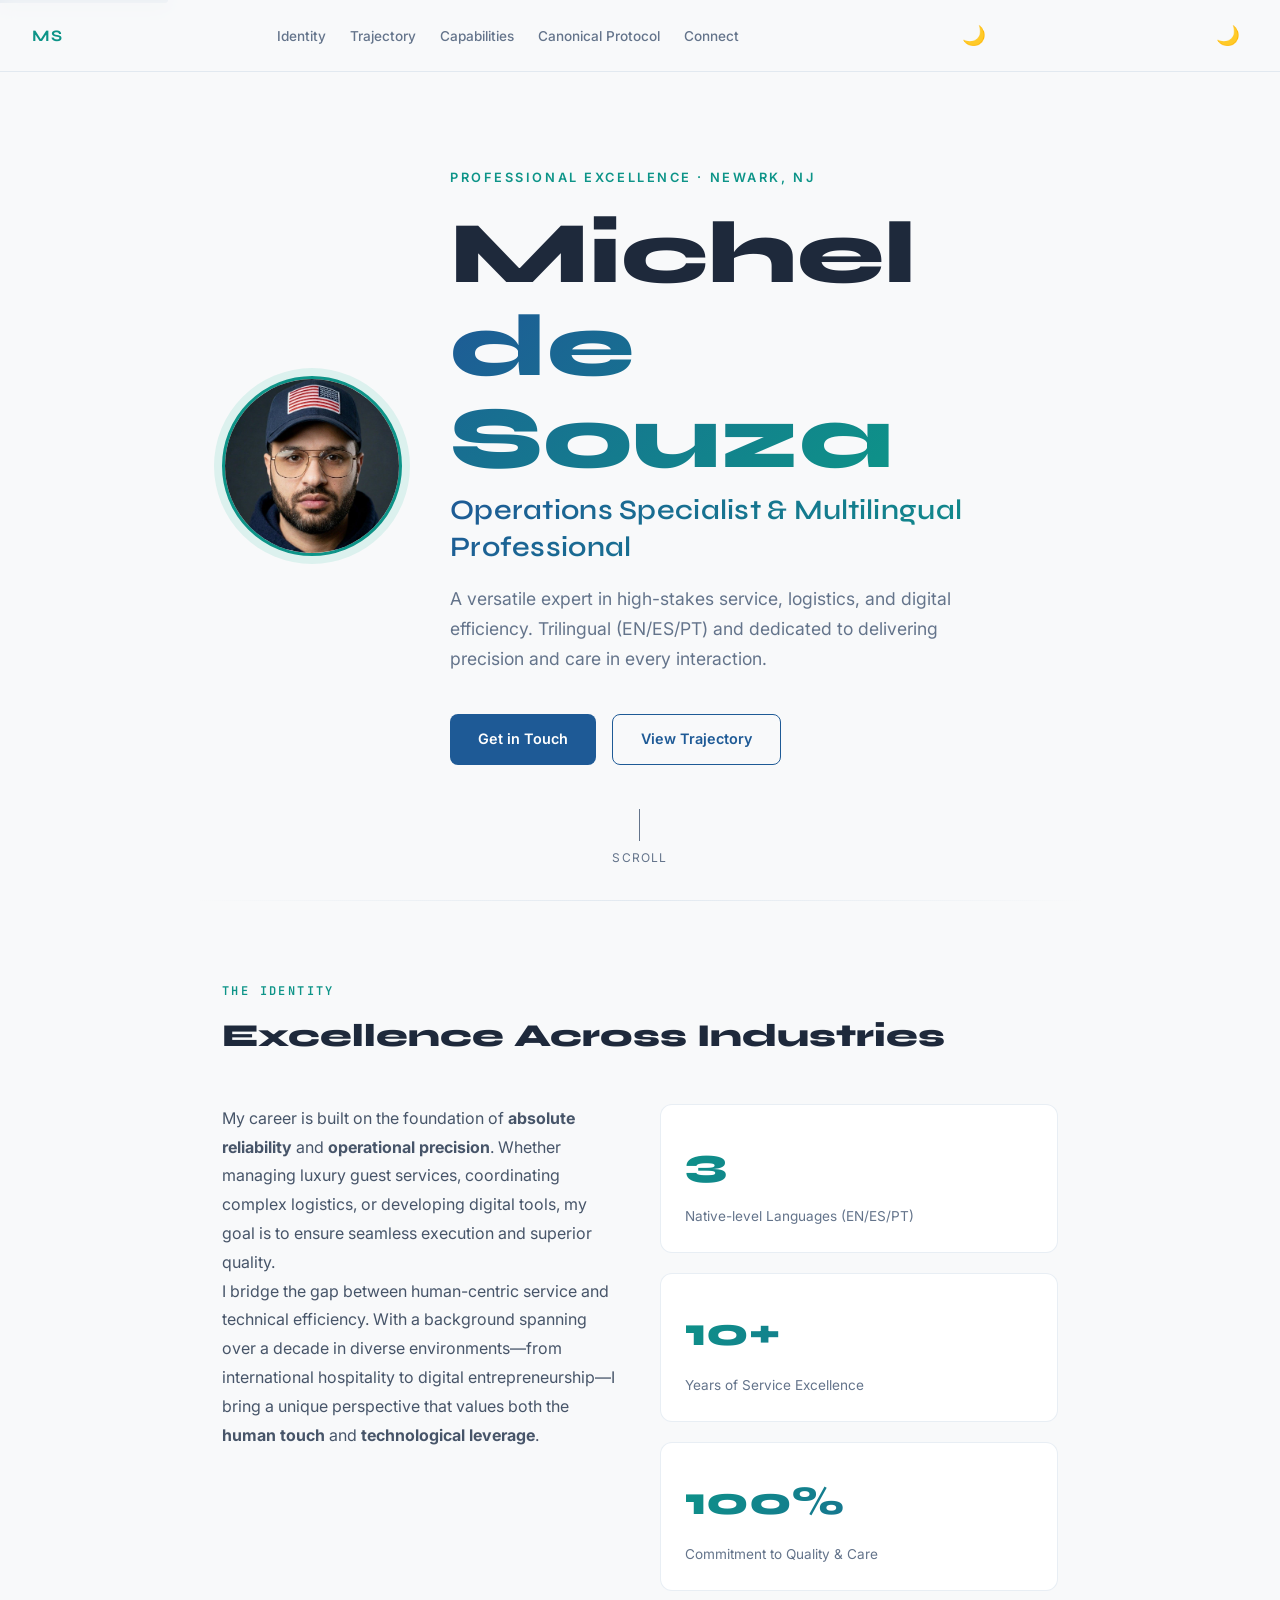
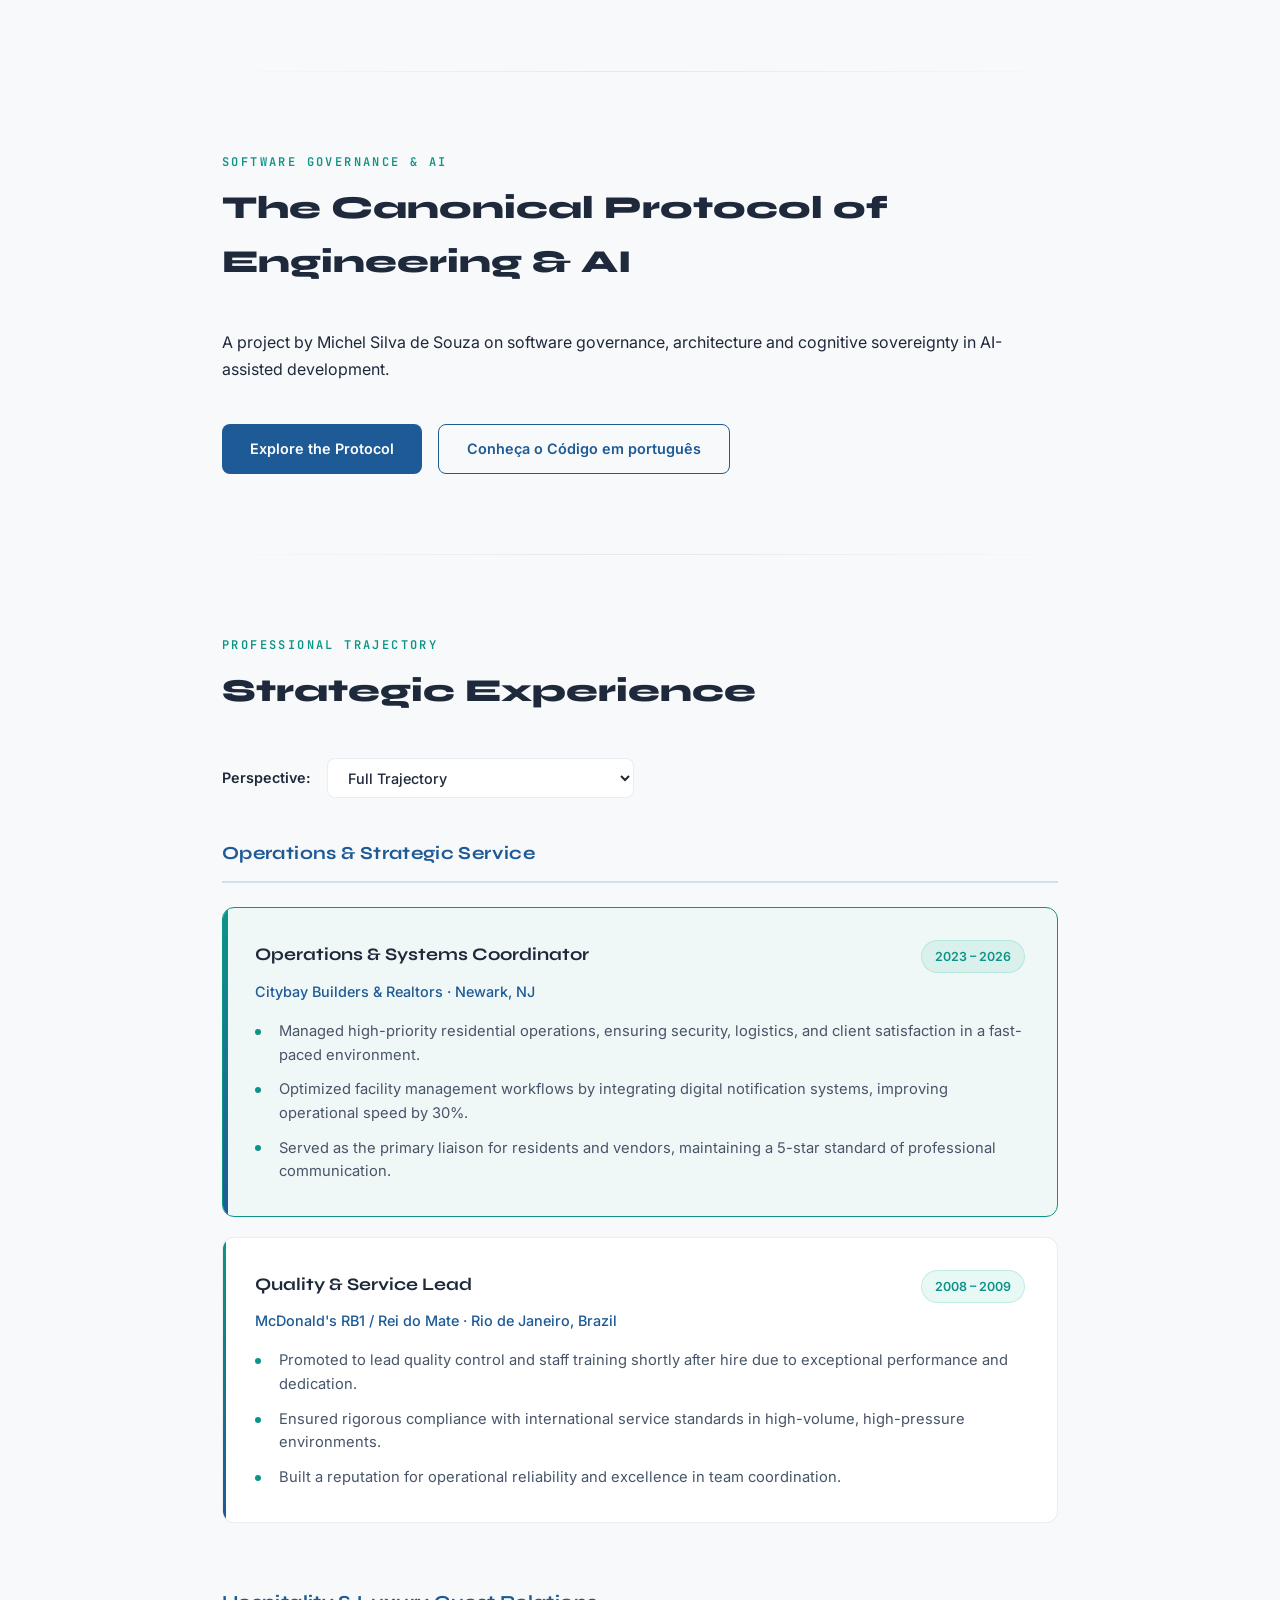
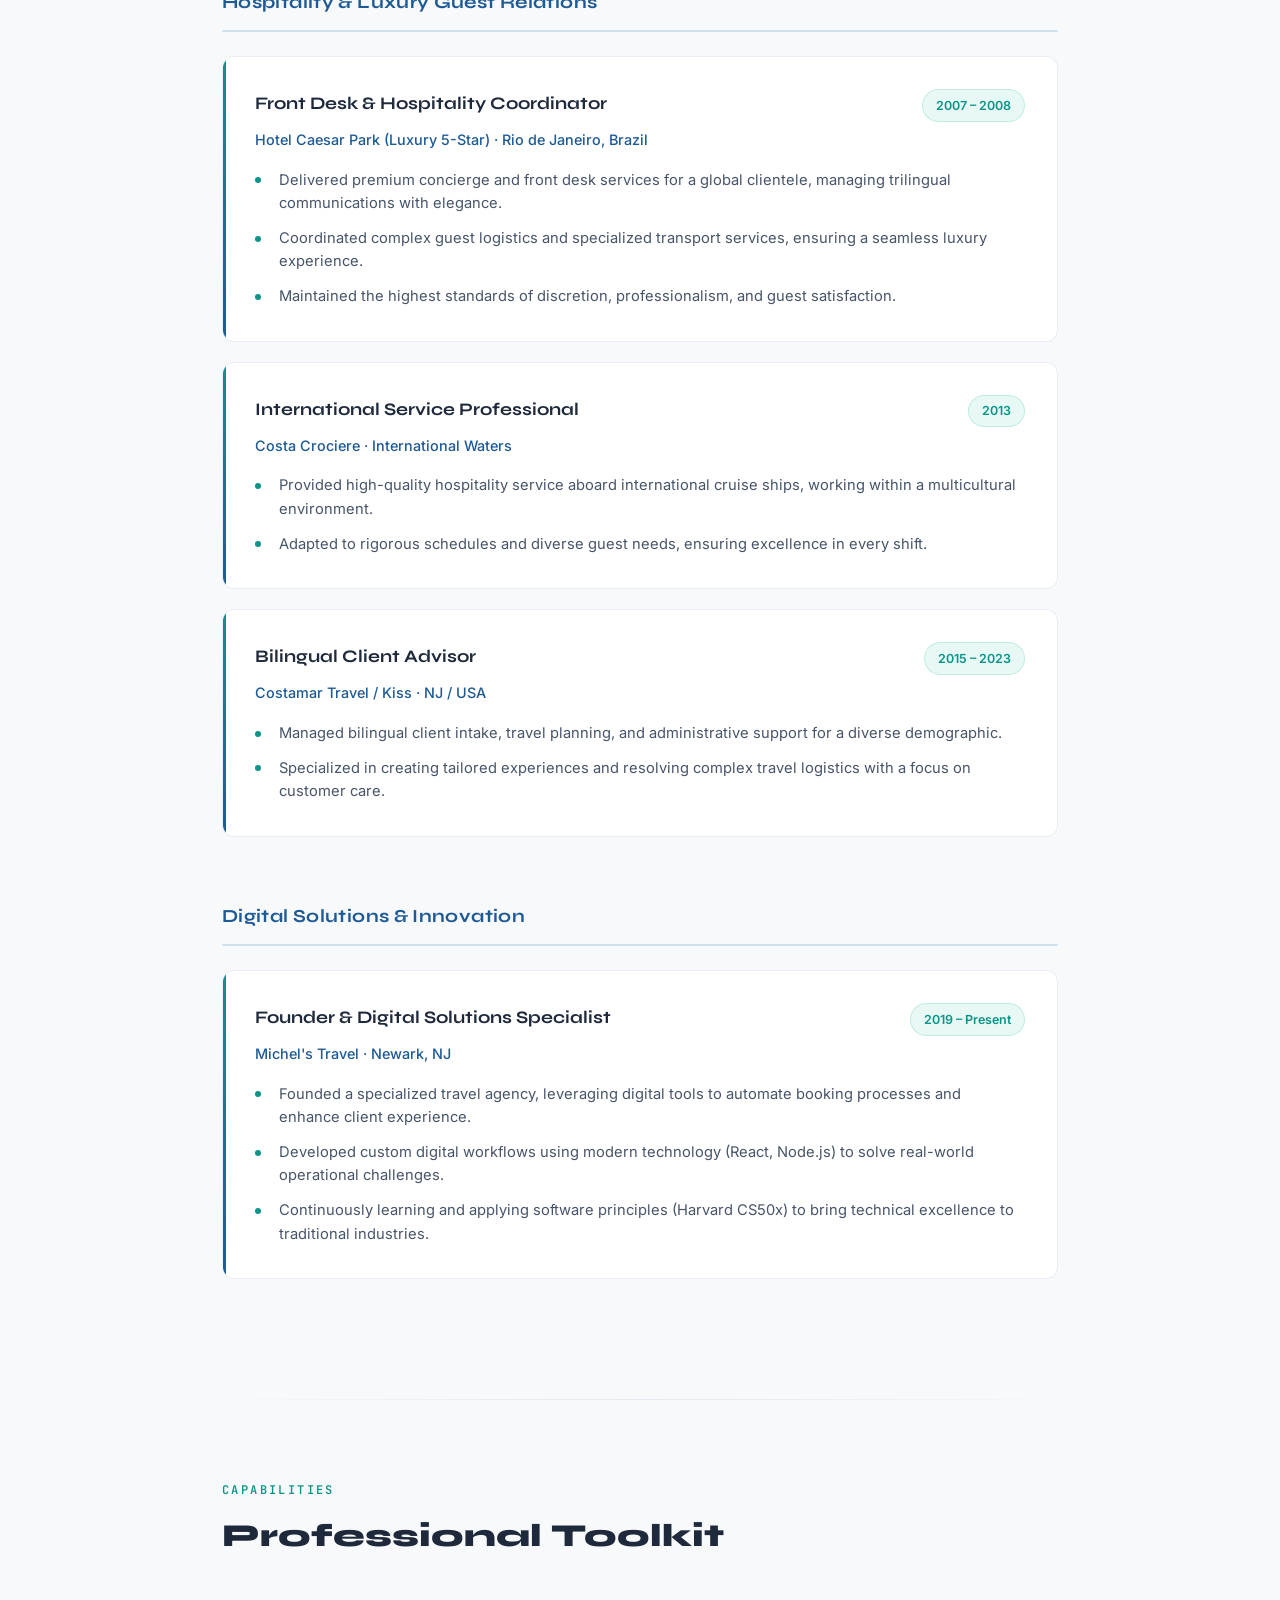
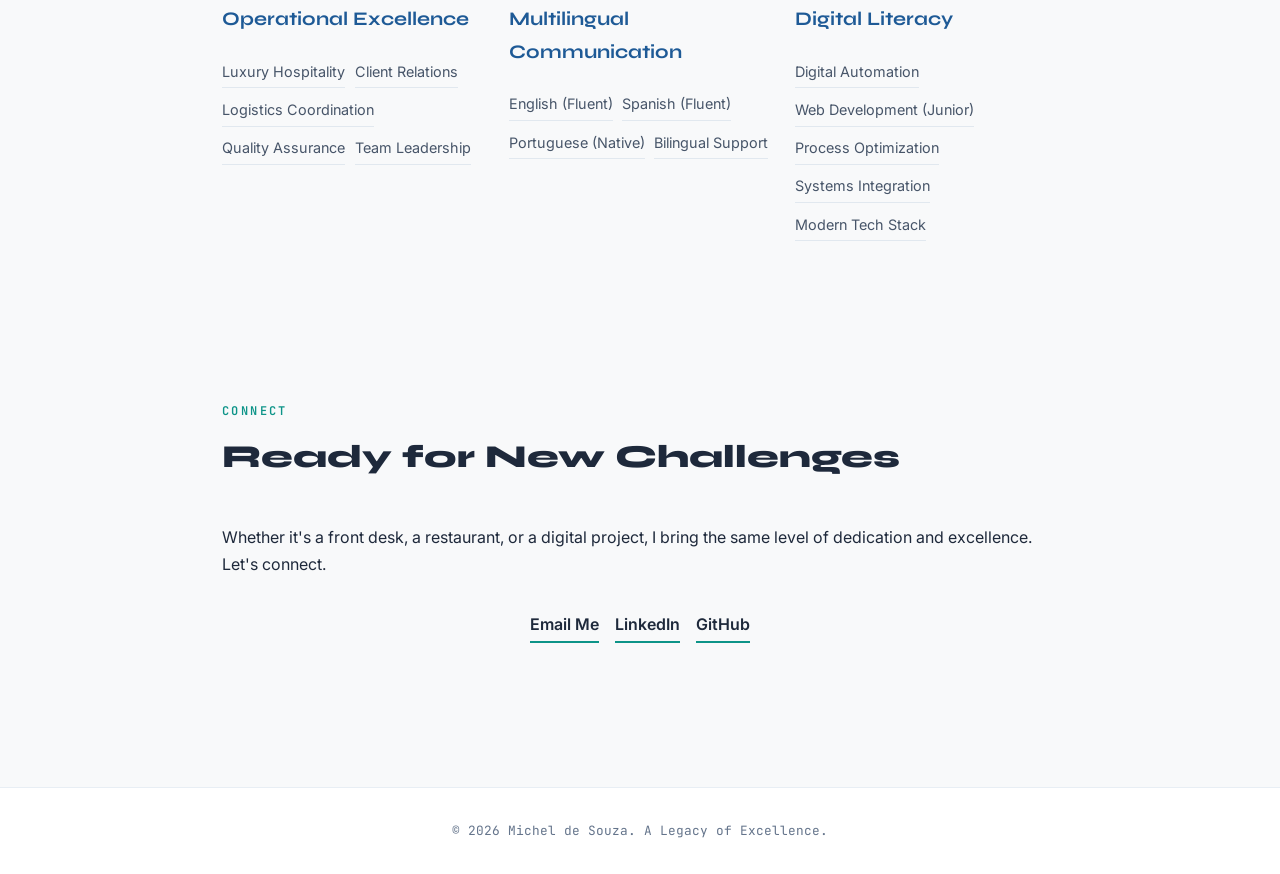
<file: index.html>
<!DOCTYPE html>
<html lang="en">
<head>
<!-- Meta Tags - SEO & Accessibility -->
<meta charset="UTF-8" />
<meta name="viewport" content="width=device-width, initial-scale=1.0" />
<meta name="description" content="Michel de Souza — Multilingual Operations Specialist & Digital Builder in Newark, NJ. Author of the Canonical Protocol of Engineering &amp; AI." />
<meta name="keywords" content="Michel de Souza, Operations Specialist, Hospitality Professional, Trilingual, Customer Excellence, Newark NJ, Digital Solutions, Professional Excellence" />
<meta name="author" content="Michel de Souza" />
<meta name="robots" content="index, follow, max-image-preview:large, max-snippet:-1, max-video-preview:-1" />
<meta name="googlebot" content="index, follow" />
<meta name="geo.region" content="US-NJ" />
<meta name="geo.placename" content="Newark, New Jersey" />
<meta name="theme-color" content="#0f1b2d" />

<!-- Open Graph Tags -->
<meta property="og:type" content="profile" />
<meta property="og:url" content="https://njfw50.github.io/" />
<meta property="og:title" content="Michel de Souza | Professional Excellence & Multilingual Operations" />
<meta property="og:description" content="A versatile professional bridging the gap between high-stakes operations, luxury hospitality, and modern technology." />
<meta property="og:image" content="https://njfw50.github.io/photo.jpg" />
<meta property="og:image:width" content="400" />
<meta property="og:image:height" content="400" />
<meta property="og:site_name" content="Michel de Souza — Universal Excellence" />
<meta property="og:locale" content="en_US" />
<meta property="profile:first_name" content="Michel" />
<meta property="profile:last_name" content="de Souza" />

<!-- Twitter Card Tags -->
<meta name="twitter:card" content="summary_large_image" />
<meta name="twitter:title" content="Michel de Souza | Professional Excellence" />
<meta name="twitter:description" content="Operations Specialist & Multilingual Professional focused on service excellence and digital efficiency." />
<meta name="twitter:image" content="https://njfw50.github.io/photo.jpg" />

<!-- Canonical URL -->
<link rel="canonical" href="https://njfw50.github.io/" />

<!-- Fonts -->
<link rel="preconnect" href="https://fonts.googleapis.com" />
<link rel="preconnect" href="https://fonts.gstatic.com" crossorigin />
<link href="https://fonts.googleapis.com/css2?family=Inter:wght@300;400;500;600&family=Syne:wght@700;800&family=JetBrains+Mono:wght@400;500&display=swap" rel="stylesheet" />

<!-- Stylesheets -->
<link rel="stylesheet" href="styles.css" />

<!-- H1 role subtitle sizing fix -->
<style>
.hero-text h1 .h1-role {
  display: block;
  font-size: 0.32em;
  font-weight: 600;
  color: #1abc9c;
  letter-spacing: 0.01em;
  margin-top: 0.4rem;
  line-height: 1.3;
}
@media (max-width: 768px) {
  .hero-text h1 .h1-role {
    font-size: 0.4em;
  }
}
</style>

<!-- Favicon -->
<link rel="icon" type="image/svg+xml" href="data:image/svg+xml,<svg xmlns='http://www.w3.org/2000/svg' viewBox='0 0 100 100'><text y='75' font-size='75' font-family='Syne' font-weight='800' fill='%231abc9c'>M</text></svg>" />

<title>Michel de Souza | Professional Excellence & Operations</title>

<!-- Structured Data -->
<script type="application/ld+json">
{
  "@context": "https://schema.org",
  "@type": "Person",
  "name": "Michel de Souza",
  "url": "https://njfw50.github.io/",
  "image": "https://njfw50.github.io/photo.jpg",
  "jobTitle": "Operations & Service Specialist",
  "description": "Trilingual professional with a decade of experience in operations, luxury hospitality, and digital solutions.",
  "email": "mailto:michelstravelus@gmail.com",
  "telephone": "+1-862-350-1161",
  "address": {
    "@type": "PostalAddress",
    "addressLocality": "Newark",
    "addressRegion": "NJ",
    "addressCountry": "US"
  },
  "sameAs": [
    "https://github.com/njfw50",
    "https://linkedin.com/in/njfw23"
  ],
  "knowsLanguage": ["English", "Spanish", "Portuguese"],
  "knowsAbout": ["Operations Management", "Customer Excellence", "Digital Automation", "Hospitality Logistics"]
}
</script>
</head>
<body>
<!-- Skip to Content Link -->
<a href="#main-content" class="skip-link">Skip to main content</a>

<!-- Navigation -->
<nav role="navigation" aria-label="Main navigation">
<div class="nav-name" aria-label="Michel de Souza">MS</div>
<ul class="nav-links">
<li><a href="#about">Identity</a></li>
<li><a href="#experience">Trajectory</a></li>
<li><a href="#skills">Capabilities</a></li>
<li><a href="/canonical-engineering-ai/">Canonical Protocol</a></li>
<li><a href="#contact">Connect</a></li>
</ul>
</nav>

<!-- Main Content -->
<main id="main-content">
<!-- Hero Section -->
<section class="hero" aria-label="Hero section">
<div class="hero-inner">
<img src="photo.jpg" alt="Michel de Souza" class="hero-photo" loading="eager" width="180" height="180" />
<div class="hero-text">
<div class="hero-eyebrow">Professional Excellence · Newark, NJ</div>
<h1>Michel <span>de Souza</span><span class="h1-role">Operations Specialist & Multilingual Professional</span></h1>
<p class="hero-tagline">A versatile expert in high-stakes service, logistics, and digital efficiency. Trilingual (EN/ES/PT) and dedicated to delivering precision and care in every interaction.</p>
<div class="hero-actions">
<a href="#contact" class="btn btn-primary">Get in Touch</a>
<a href="#experience" class="btn btn-outline">View Trajectory</a>
</div>
</div>
</div>
<div class="scroll-hint" aria-hidden="true"><span><div class="scroll-arrow"></div>scroll</span></div>
</section>

<div class="section-divider" aria-hidden="true"></div>

<!-- Identity Section -->
<section id="about" aria-label="Identity">
<div class="section-label">The Identity</div>
<h2 class="section-title">Excellence Across Industries</h2>
<div class="about-grid">
<div class="about-text">
<p>My career is built on the foundation of <strong>absolute reliability</strong> and <strong>operational precision</strong>. Whether managing luxury guest services, coordinating complex logistics, or developing digital tools, my goal is to ensure seamless execution and superior quality.</p>
<p>I bridge the gap between human-centric service and technical efficiency. With a background spanning over a decade in diverse environments—from international hospitality to digital entrepreneurship—I bring a unique perspective that values both the <strong>human touch</strong> and <strong>technological leverage</strong>.</p>
</div>
<div class="about-stats">
<div class="stat-card" tabindex="0">
<div class="stat-number">3</div>
<div class="stat-desc">Native-level Languages (EN/ES/PT)</div>
</div>
<div class="stat-card" tabindex="0">
<div class="stat-number">10+</div>
<div class="stat-desc">Years of Service Excellence</div>
</div>
<div class="stat-card" tabindex="0">
<div class="stat-number">100%</div>
<div class="stat-desc">Commitment to Quality & Care</div>
</div>
</div>
</div>
</section>

<div class="section-divider" aria-hidden="true"></div>

<!-- Class C: connect the author's portfolio to the original engineering project. -->
<section id="canonical-project" aria-label="Canonical Protocol of Engineering and AI">
<div class="section-label">Software Governance &amp; AI</div>
<h2 class="section-title">The Canonical Protocol of Engineering &amp; AI</h2>
<p>A project by Michel Silva de Souza on software governance, architecture and cognitive sovereignty in AI-assisted development.</p>
<div class="hero-actions">
<a href="/canonical-engineering-ai/" class="btn btn-primary">Explore the Protocol</a>
<a href="/codigo-canonico-engenharia-ia/" class="btn btn-outline" lang="pt-BR">Conheça o Código em português</a>
</div>
</section>
<div class="section-divider" aria-hidden="true"></div>
<!-- Experience Section -->
<section id="experience" aria-label="Professional Trajectory">
<div class="section-label">Professional Trajectory</div>
<h2 class="section-title">Strategic Experience</h2>

<div class="exp-filter-container">
<label for="category-filter" class="filter-label">Perspective:</label>
<select id="category-filter" class="category-filter">
<option value="all">Full Trajectory</option>
<option value="operations">Operations & Strategic Service</option>
<option value="hospitality">Hospitality & Luxury Guest Relations</option>
<option value="digital">Digital Solutions & Innovation</option>
</select>
</div>

<div class="exp-list" id="experience-list">
<!-- Operations & Strategic Service -->
<div class="exp-category" data-category="operations">
<h3 class="exp-category-title">Operations & Strategic Service</h3>
<article class="exp-card highlight" data-skills="operations,logistics,security,client-relations">
<div class="exp-header">
<h4 class="exp-title">Operations & Systems Coordinator</h4>
<span class="exp-period">2023 – 2026</span>
</div>
<div class="exp-company">Citybay Builders & Realtors · Newark, NJ</div>
<ul class="exp-bullets">
<li>Managed high-priority residential operations, ensuring security, logistics, and client satisfaction in a fast-paced environment.</li>
<li>Optimized facility management workflows by integrating digital notification systems, improving operational speed by 30%.</li>
<li>Served as the primary liaison for residents and vendors, maintaining a 5-star standard of professional communication.</li>
</ul>
</article>

<article class="exp-card" data-skills="quality-control,team-leadership,operational-excellence">
<div class="exp-header">
<h4 class="exp-title">Quality & Service Lead</h4>
<span class="exp-period">2008 – 2009</span>
</div>
<div class="exp-company">McDonald's RB1 / Rei do Mate · Rio de Janeiro, Brazil</div>
<ul class="exp-bullets">
<li>Promoted to lead quality control and staff training shortly after hire due to exceptional performance and dedication.</li>
<li>Ensured rigorous compliance with international service standards in high-volume, high-pressure environments.</li>
<li>Built a reputation for operational reliability and excellence in team coordination.</li>
</ul>
</article>
</div>

<!-- Hospitality & Luxury Guest Relations -->
<div class="exp-category" data-category="hospitality">
<h3 class="exp-category-title">Hospitality & Luxury Guest Relations</h3>
<article class="exp-card" data-skills="luxury-service,multilingual,front-desk,concierge">
<div class="exp-header">
<h4 class="exp-title">Front Desk & Hospitality Coordinator</h4>
<span class="exp-period">2007 – 2008</span>
</div>
<div class="exp-company">Hotel Caesar Park (Luxury 5-Star) · Rio de Janeiro, Brazil</div>
<ul class="exp-bullets">
<li>Delivered premium concierge and front desk services for a global clientele, managing trilingual communications with elegance.</li>
<li>Coordinated complex guest logistics and specialized transport services, ensuring a seamless luxury experience.</li>
<li>Maintained the highest standards of discretion, professionalism, and guest satisfaction.</li>
</ul>
</article>

<article class="exp-card" data-skills="international-service,teamwork,hospitality">
<div class="exp-header">
<h4 class="exp-title">International Service Professional</h4>
<span class="exp-period">2013</span>
</div>
<div class="exp-company">Costa Crociere · International Waters</div>
<ul class="exp-bullets">
<li>Provided high-quality hospitality service aboard international cruise ships, working within a multicultural environment.</li>
<li>Adapted to rigorous schedules and diverse guest needs, ensuring excellence in every shift.</li>
</ul>
</article>

<article class="exp-card" data-skills="travel-planning,client-advisory,multilingual">
<div class="exp-header">
<h4 class="exp-title">Bilingual Client Advisor</h4>
<span class="exp-period">2015 – 2023</span>
</div>
<div class="exp-company">Costamar Travel / Kiss · NJ / USA</div>
<ul class="exp-bullets">
<li>Managed bilingual client intake, travel planning, and administrative support for a diverse demographic.</li>
<li>Specialized in creating tailored experiences and resolving complex travel logistics with a focus on customer care.</li>
</ul>
</article>
</div>

<!-- Digital Solutions & Innovation -->
<div class="exp-category" data-category="digital">
<h3 class="exp-category-title">Digital Solutions & Innovation</h3>
<article class="exp-card" data-skills="entrepreneurship,automation,digital-tools,web-basics">
<div class="exp-header">
<h4 class="exp-title">Founder & Digital Solutions Specialist</h4>
<span class="exp-period">2019 – Present</span>
</div>
<div class="exp-company">Michel's Travel · Newark, NJ</div>
<ul class="exp-bullets">
<li>Founded a specialized travel agency, leveraging digital tools to automate booking processes and enhance client experience.</li>
<li>Developed custom digital workflows using modern technology (React, Node.js) to solve real-world operational challenges.</li>
<li>Continuously learning and applying software principles (Harvard CS50x) to bring technical excellence to traditional industries.</li>
</ul>
</article>
</div>
</div>
</section>

<div class="section-divider" aria-hidden="true"></div>

<!-- Capabilities Section -->
<section id="skills" aria-label="Capabilities">
<div class="section-label">Capabilities</div>
<h2 class="section-title">Professional Toolkit</h2>
<div class="skills-grid">
<div class="skill-category">
<h3>Operational Excellence</h3>
<div class="skill-tags">
<span>Luxury Hospitality</span>
<span>Client Relations</span>
<span>Logistics Coordination</span>
<span>Quality Assurance</span>
<span>Team Leadership</span>
</div>
</div>
<div class="skill-category">
<h3>Multilingual Communication</h3>
<div class="skill-tags">
<span>English (Fluent)</span>
<span>Spanish (Fluent)</span>
<span>Portuguese (Native)</span>
<span>Bilingual Support</span>
</div>
</div>
<div class="skill-category">
<h3>Digital Literacy</h3>
<div class="skill-tags">
<span>Digital Automation</span>
<span>Web Development (Junior)</span>
<span>Process Optimization</span>
<span>Systems Integration</span>
<span>Modern Tech Stack</span>
</div>
</div>
</div>
</section>

<!-- Contact Section -->
<section id="contact" aria-label="Connect">
<div class="section-label">Connect</div>
<h2 class="section-title">Ready for New Challenges</h2>
<div class="contact-container">
<p class="contact-intro">Whether it's a front desk, a restaurant, or a digital project, I bring the same level of dedication and excellence. Let's connect.</p>
<div class="contact-links">
<a href="mailto:michelstravelus@gmail.com" class="contact-item">Email Me</a>
<a href="https://linkedin.com/in/njfw23" class="contact-item" target="_blank">LinkedIn</a>
<a href="https://github.com/njfw50" class="contact-item" target="_blank">GitHub</a>
</div>
</div>
</section>
</main>

<footer role="contentinfo">
<div class="footer-content">
<p>&copy; 2026 Michel de Souza. A Legacy of Excellence.</p>
</div>
</footer>

<script src="script.js"></script>
</body>
</html>
</file>
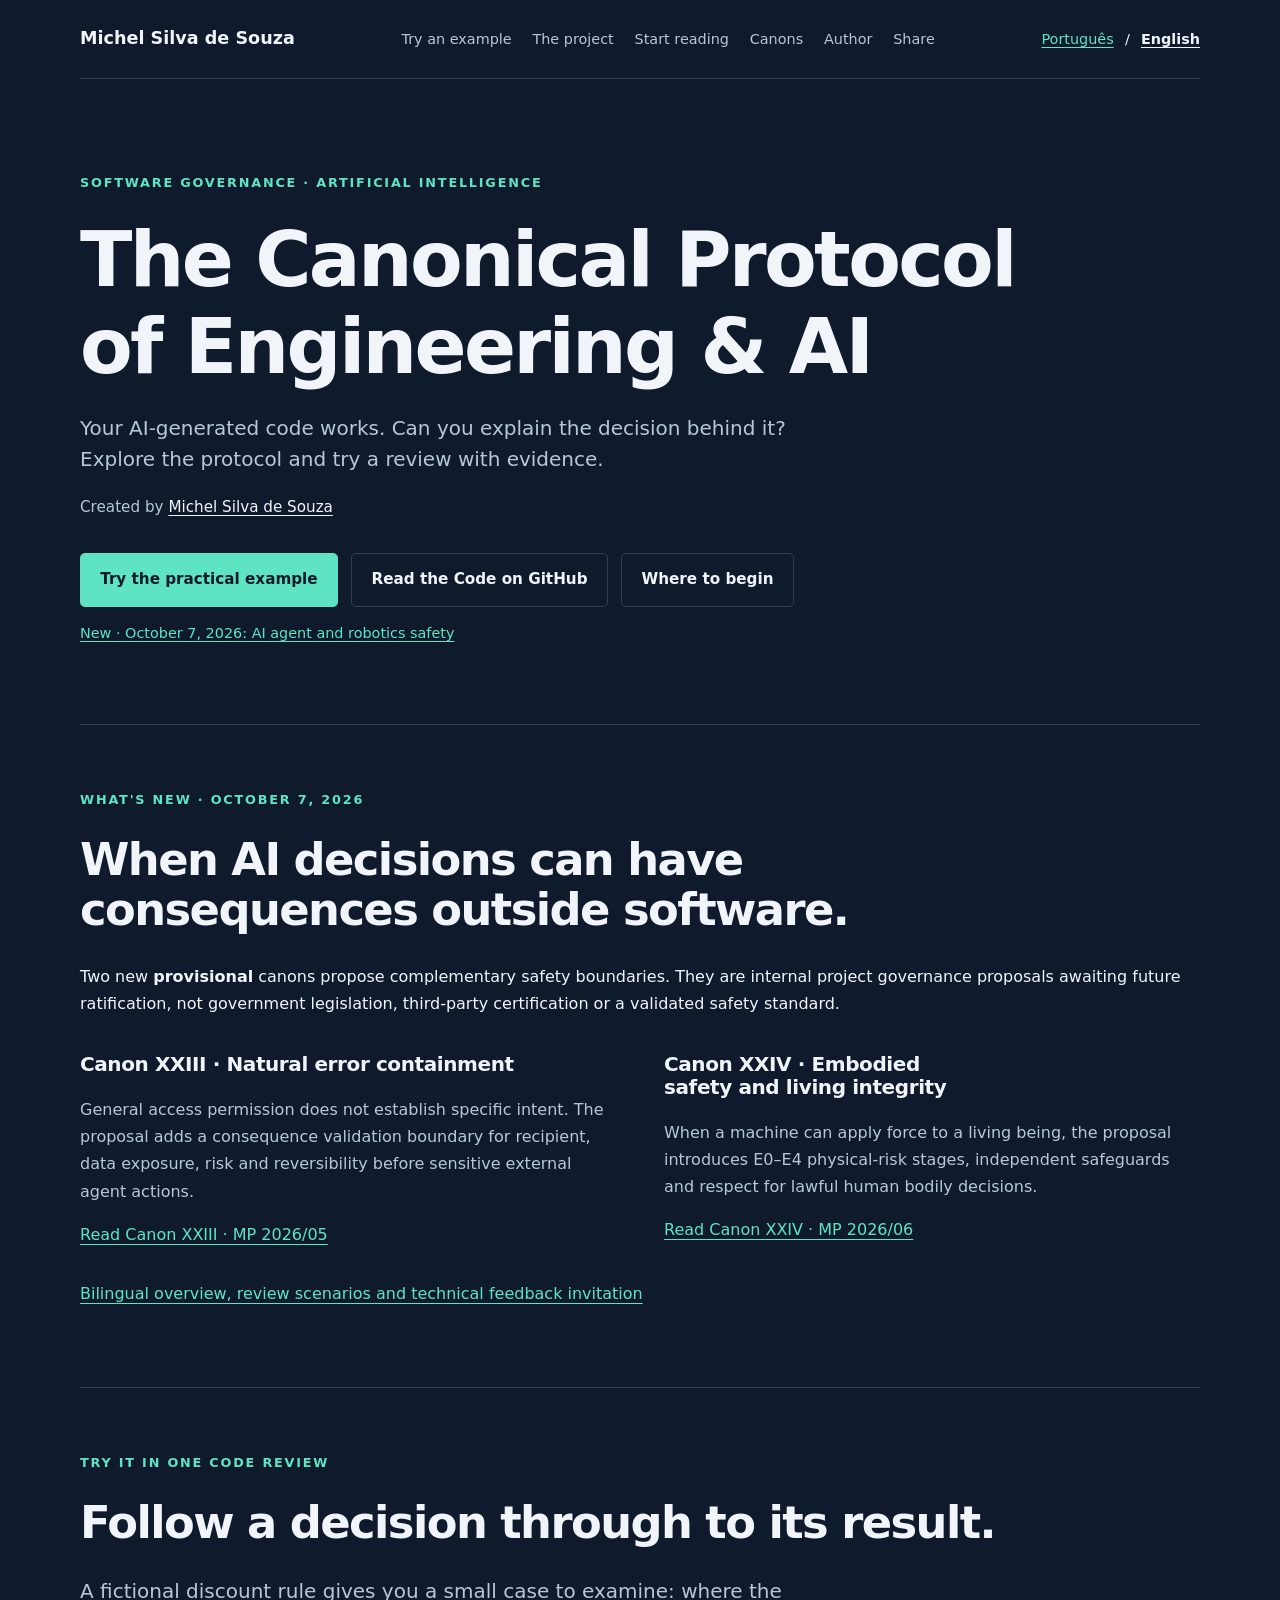
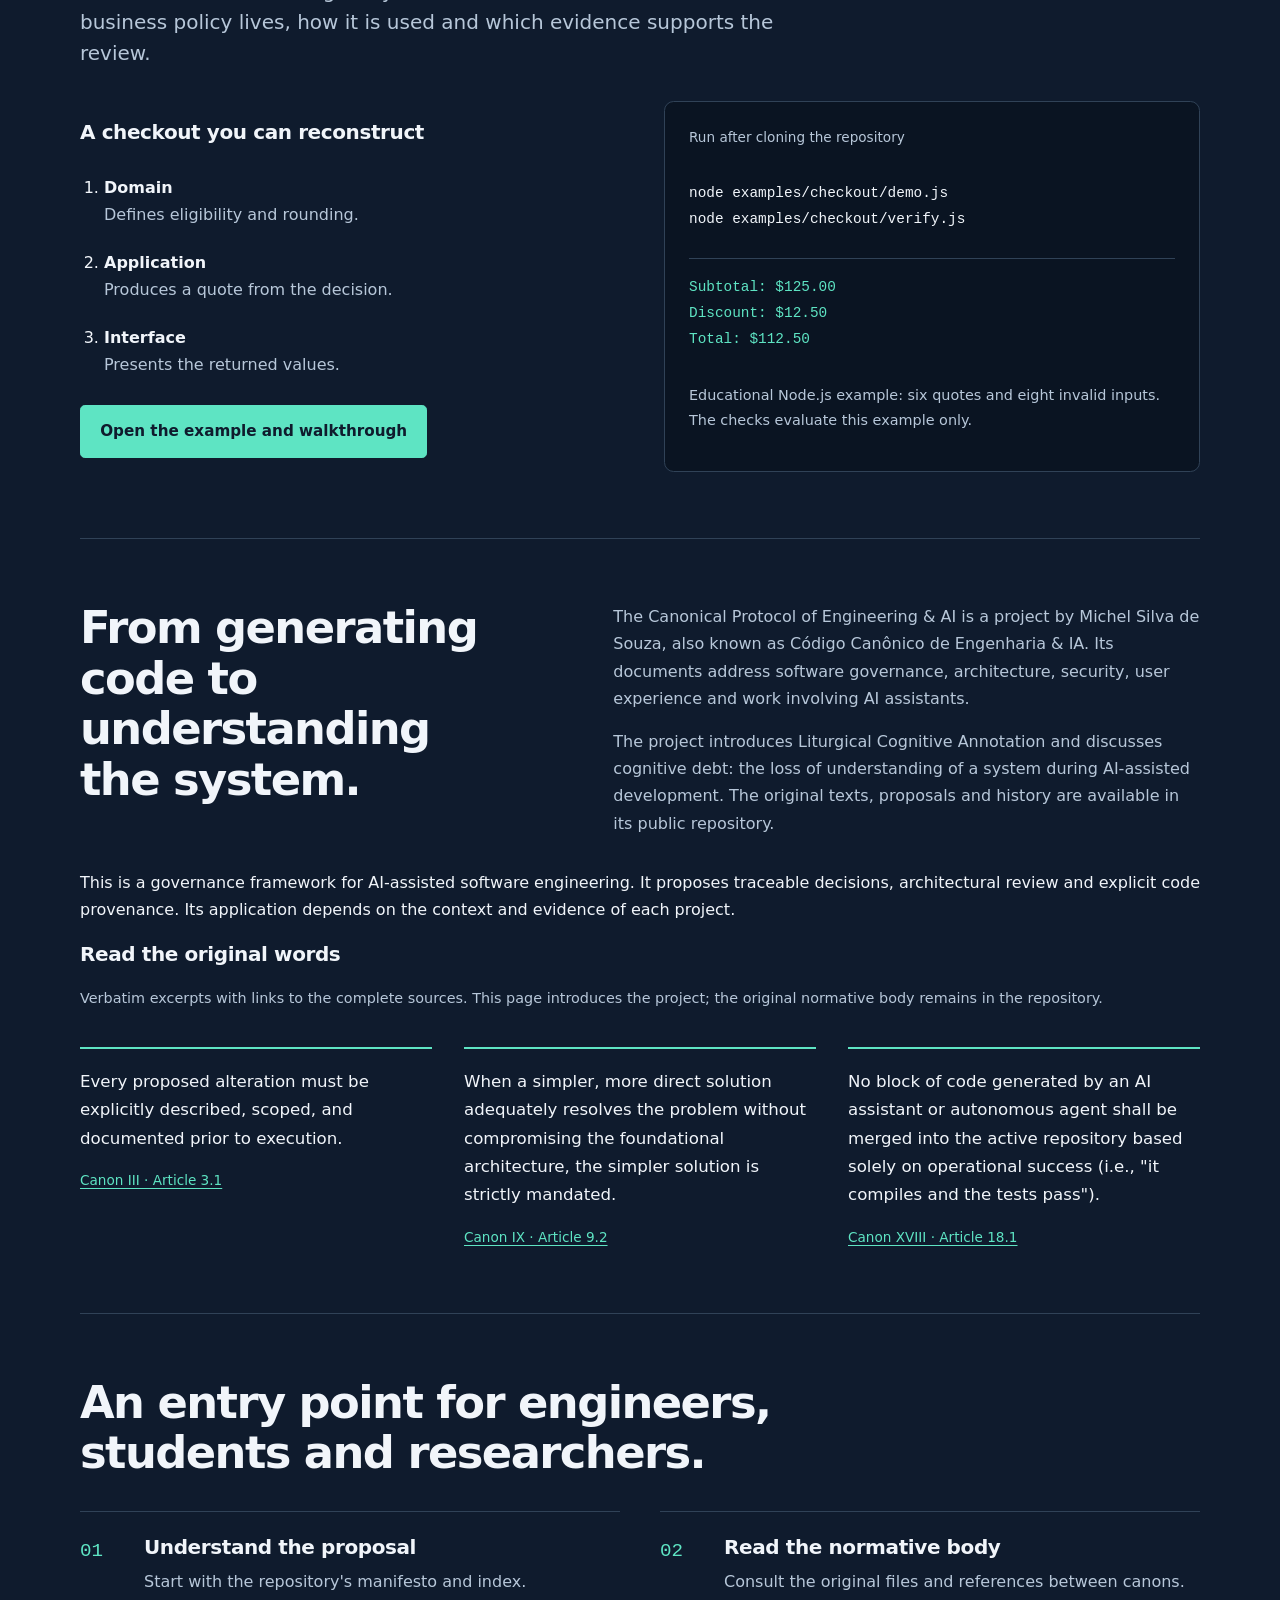
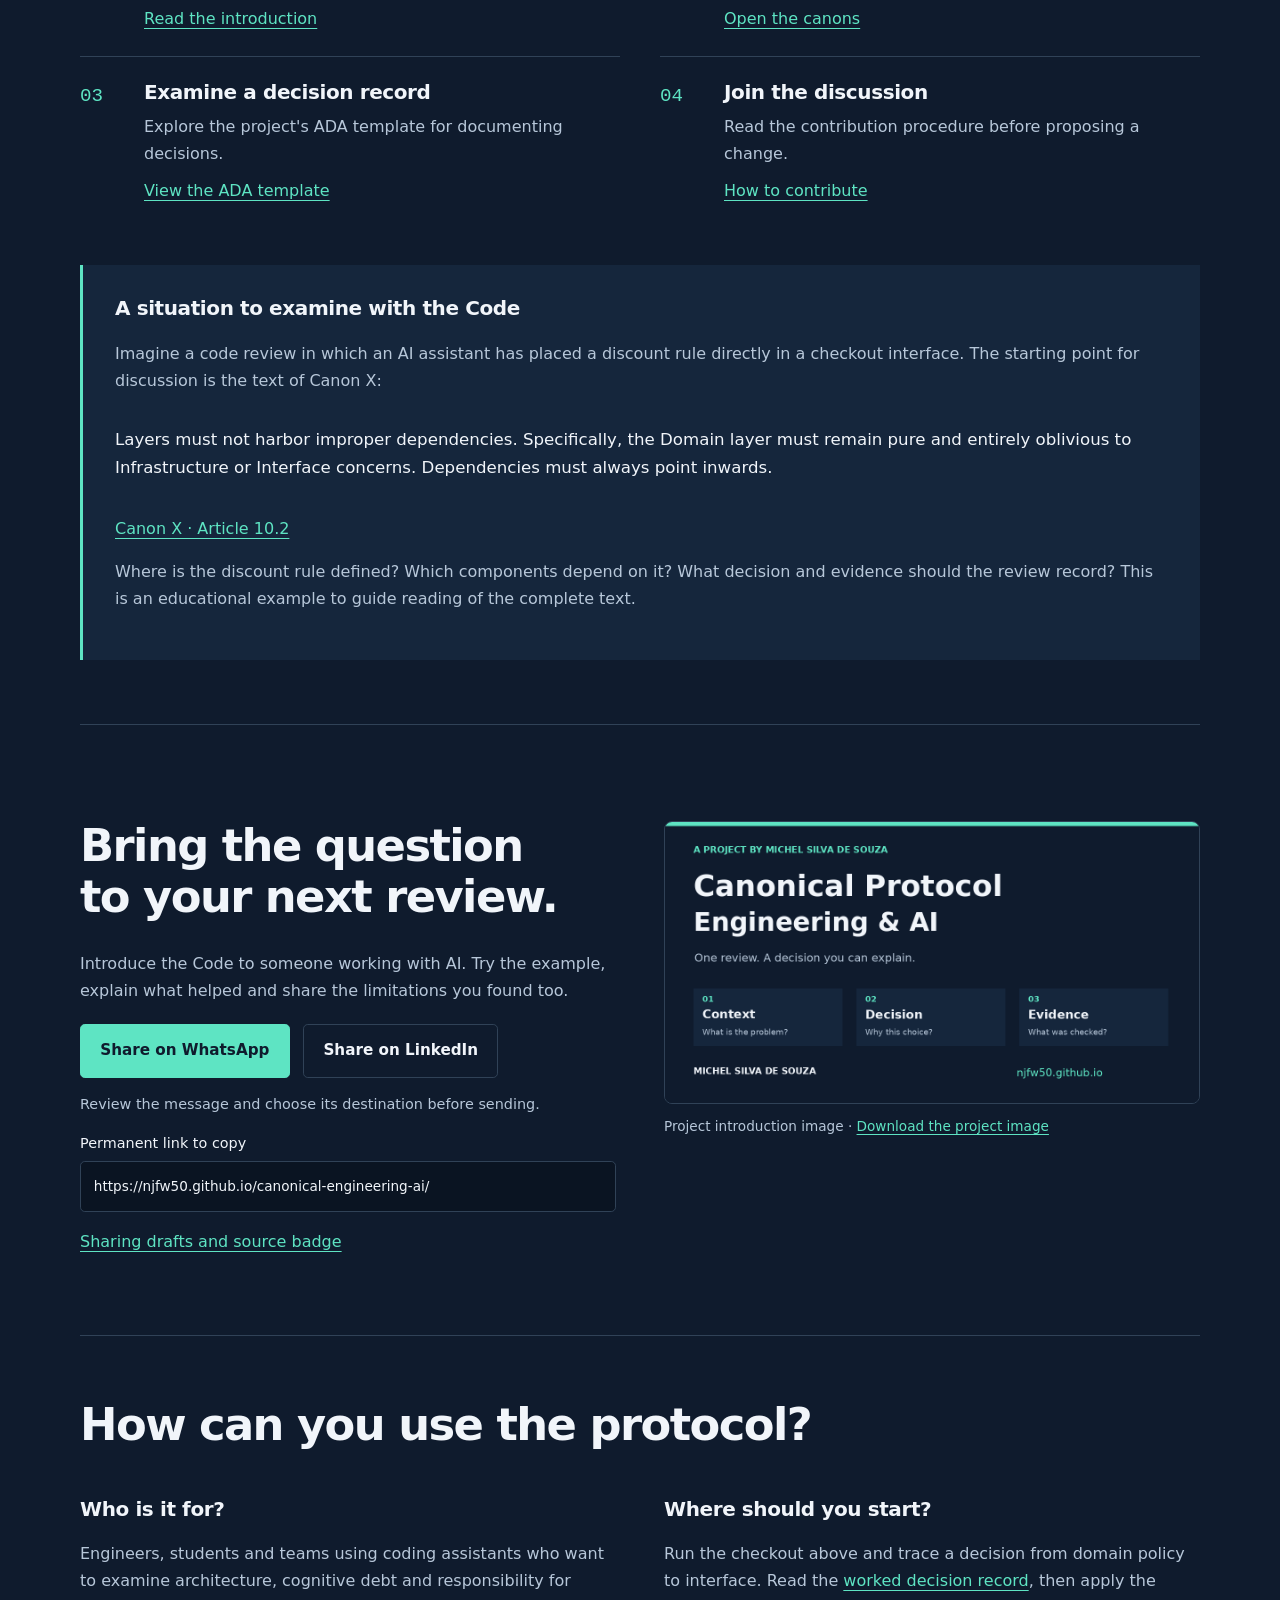
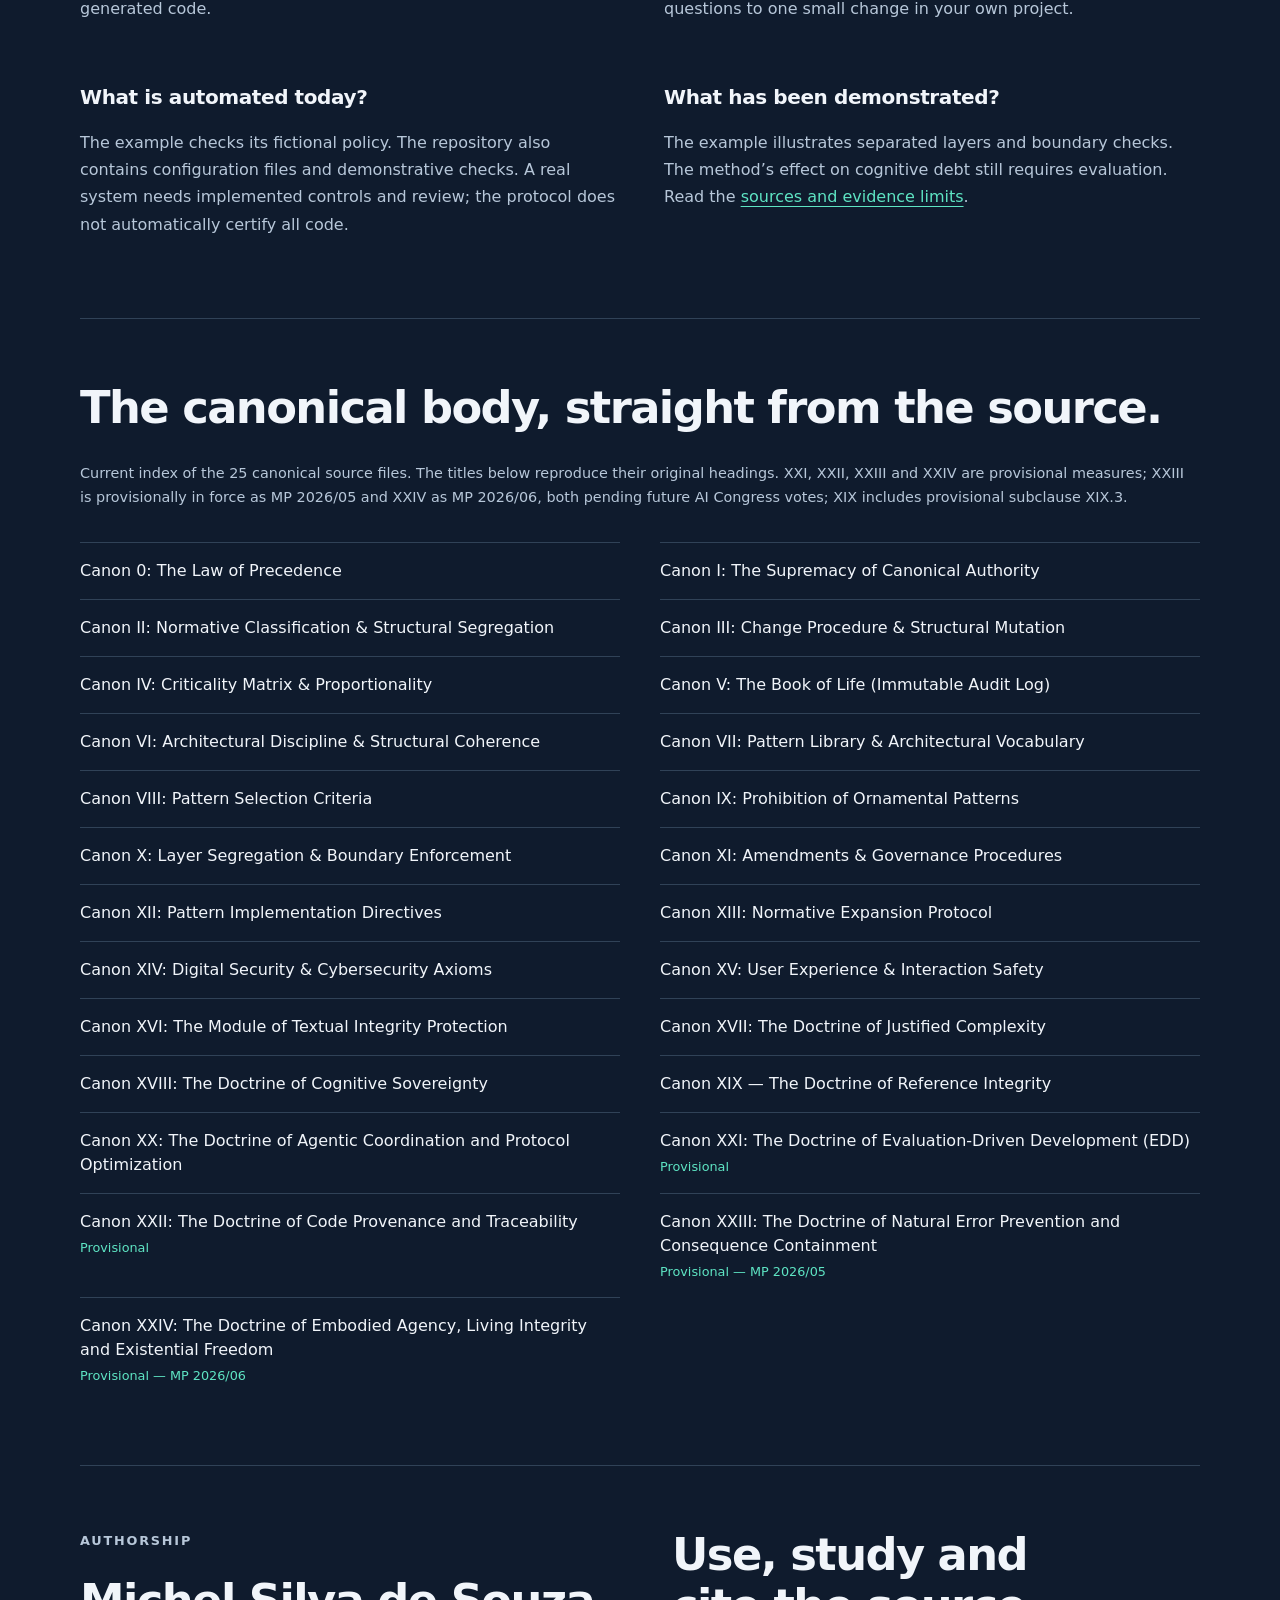
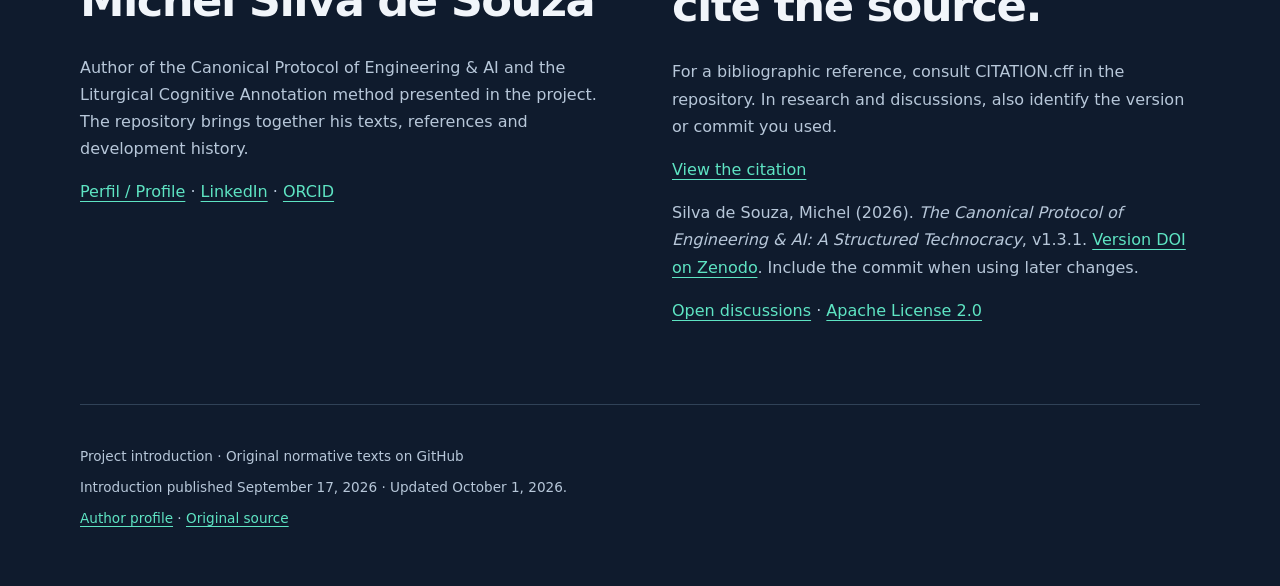
<file: canonical-engineering-ai/index.html>
<!doctype html>
<html lang="en">
<head>
<!-- Class C: project presentation. Original normative text is maintained in the source repository. -->
<meta charset="utf-8">
<meta name="viewport" content="width=device-width, initial-scale=1">
<title>Canonical Protocol of Engineering &amp; AI | Michel Silva de Souza</title>
<meta name="description" content="Canonical Protocol of Engineering & AI, by Michel Silva de Souza: AI software governance, error containment, robotics safety and a practical example.">
<meta name="author" content="Michel Silva de Souza">
<meta name="robots" content="index, follow, max-snippet:-1, max-image-preview:large">
<meta name="theme-color" content="#0f1b2d">
<link rel="canonical" href="https://njfw50.github.io/canonical-engineering-ai/">
<link rel="alternate" hreflang="pt-BR" href="https://njfw50.github.io/codigo-canonico-engenharia-ia/">
<link rel="alternate" hreflang="en" href="https://njfw50.github.io/canonical-engineering-ai/">
<link rel="alternate" hreflang="x-default" href="https://njfw50.github.io/codigo-canonico-engenharia-ia/">
<meta property="og:type" content="website">
<meta property="og:title" content="Canonical Protocol of Engineering &amp; AI | Michel Silva de Souza">
<meta property="og:description" content="Canonical Protocol of Engineering & AI, by Michel Silva de Souza: AI software governance, error containment, robotics safety and a practical example.">
<meta property="og:url" content="https://njfw50.github.io/canonical-engineering-ai/">
<meta property="og:locale" content="en_US">
<meta property="og:locale:alternate" content="pt_BR">
<meta property="og:image" content="https://njfw50.github.io/assets/canonical/preview-en.png">
<meta property="og:image:type" content="image/png">
<meta property="og:image:width" content="1200">
<meta property="og:image:height" content="630">
<meta property="og:image:alt" content="Canonical Protocol of Engineering and AI, by Michel Silva de Souza. Context, decision and evidence in a code review.">
<meta name="twitter:image" content="https://njfw50.github.io/assets/canonical/preview-en.png">
<meta name="twitter:image:alt" content="Canonical Protocol of Engineering and AI, by Michel Silva de Souza. Context, decision and evidence in a code review.">
<meta name="twitter:card" content="summary_large_image">
<meta name="twitter:title" content="Canonical Protocol of Engineering &amp; AI | Michel Silva de Souza">
<meta name="twitter:description" content="Canonical Protocol of Engineering & AI, by Michel Silva de Souza: AI software governance, error containment, robotics safety and a practical example.">
<link rel="icon" type="image/svg+xml" href="data:image/svg+xml,%3Csvg xmlns='http://www.w3.org/2000/svg' viewBox='0 0 64 64'%3E%3Crect width='64' height='64' rx='12' fill='%230f1b2d'/%3E%3Ctext x='32' y='44' text-anchor='middle' font-family='system-ui' font-size='36' font-weight='800' fill='%235ee4c3'%3EC%3C/text%3E%3C/svg%3E">
<link rel="stylesheet" href="/canonical.css">
<script type="application/ld+json">{
  "@context": "https://schema.org",
  "@graph": [
    {
      "@type": "WebPage",
      "@id": "https://njfw50.github.io/canonical-engineering-ai/#page",
      "url": "https://njfw50.github.io/canonical-engineering-ai/",
      "name": "The Canonical Protocol of Engineering & AI",
      "description": "Canonical Protocol of Engineering & AI, by Michel Silva de Souza: AI software governance, error containment, robotics safety and a practical example.",
      "inLanguage": "en",
      "mainEntity": {
        "@id": "https://github.com/njfw50/codigo-canonico-engenharia-ai#project"
      },
      "image": "https://njfw50.github.io/assets/canonical/preview-en.png",
      "dateModified": "2026-10-07"
    },
    {
      "@type": "CreativeWork",
      "@id": "https://github.com/njfw50/codigo-canonico-engenharia-ai#project",
      "name": "The Canonical Protocol of Engineering & AI",
      "alternateName": ["Código Canônico de Engenharia & IA", "Código Canônico de Engenharia AI"],
      "url": "https://github.com/njfw50/codigo-canonico-engenharia-ai",
      "author": {
        "@type": "Person",
        "name": "Michel Silva de Souza",
        "url": "https://njfw50.github.io/",
        "sameAs": [
          "https://orcid.org/0009-0006-5209-4477"
        ]
      },
      "inLanguage": "en",
      "license": "https://github.com/njfw50/codigo-canonico-engenharia-ai/blob/main/LICENSE",
      "sameAs": [
        "https://doi.org/10.5281/zenodo.19804968"
      ],
      "description": "A software-governance framework for AI-assisted engineering, architectural boundaries, cognitive sovereignty and traceable decisions."
    }
  ]
}</script>
</head>
<body>
<a class="skip" href="#main">Skip to content</a>
<div class="wrap">
<header class="topbar">
<a class="brand" href="/">Michel Silva de Souza</a>
<nav aria-label="Main navigation"><a href="#experimento">Try an example</a><a href="#projeto">The project</a><a href="#leitura">Start reading</a><a href="#canones">Canons</a><a href="#autoria">Author</a><a href="#compartilhar">Share</a></nav>
<div class="languages" aria-label="Language"><a href="/codigo-canonico-engenharia-ia/" lang="pt-BR" hreflang="pt-BR">Português</a><span aria-hidden="true">/</span><a href="/canonical-engineering-ai/" lang="en" hreflang="en" aria-current="page">English</a></div>
</header>
<main id="main">
<div class="hero">
<p class="eyebrow">SOFTWARE GOVERNANCE · ARTIFICIAL INTELLIGENCE</p>
<h1>The Canonical Protocol of Engineering &amp; AI</h1>
<p class="lead">Your AI-generated code works. Can you explain the decision behind it? Explore the protocol and try a review with evidence.</p>
<p class="byline">Created by <a class="name" href="#autoria">Michel Silva de Souza</a></p>
<div class="actions"><a class="button primary" href="#experimento">Try the practical example</a><a class="button secondary" href="https://github.com/njfw50/codigo-canonico-engenharia-ai">Read the Code on GitHub</a><a class="button secondary" href="#leitura">Where to begin</a></div>
<p class="small"><a href="#novidades">New · October 7, 2026: AI agent and robotics safety</a></p>
</div>
<section class="content" id="novidades" aria-labelledby="updates-title">
<p class="eyebrow">WHAT'S NEW · OCTOBER 7, 2026</p>
<h2 id="updates-title">When AI decisions can have consequences outside software.</h2>
<p>Two new <strong>provisional</strong> canons propose complementary safety boundaries. They are internal project governance proposals awaiting future ratification, not government legislation, third-party certification or a validated safety standard.</p>
<div class="faq-grid">
<div><h3>Canon XXIII · Natural error containment</h3><p>General access permission does not establish specific intent. The proposal adds a consequence validation boundary for recipient, data exposure, risk and reversibility before sensitive external agent actions.</p><p><a href="https://github.com/njfw50/codigo-canonico-engenharia-ai/blob/main/laws/law23_natural_error_containment.md">Read Canon XXIII · MP 2026/05</a></p></div>
<div><h3>Canon XXIV · Embodied safety and living integrity</h3><p>When a machine can apply force to a living being, the proposal introduces E0–E4 physical-risk stages, independent safeguards and respect for lawful human bodily decisions.</p><p><a href="https://github.com/njfw50/codigo-canonico-engenharia-ai/blob/main/laws/law24_embodied_agency_living_integrity.md">Read Canon XXIV · MP 2026/06</a></p></div>
</div>
<p><a href="https://github.com/njfw50/codigo-canonico-engenharia-ai/blob/main/docs/UPDATES_2026-10-07.md">Bilingual overview, review scenarios and technical feedback invitation</a></p>
</section>
<section class="content" id="experimento" aria-labelledby="practice-title">
<p class="eyebrow">TRY IT IN ONE CODE REVIEW</p><h2 id="practice-title">Follow a decision through to its result.</h2>
<p class="lead">A fictional discount rule gives you a small case to examine: where the business policy lives, how it is used and which evidence supports the review.</p>
<div class="practice-grid"><div><h3>A checkout you can reconstruct</h3><ol class="review-steps"><li><strong>Domain</strong><span>Defines eligibility and rounding.</span></li><li><strong>Application</strong><span>Produces a quote from the decision.</span></li><li><strong>Interface</strong><span>Presents the returned values.</span></li></ol>
<p><a class="button primary" href="https://github.com/njfw50/codigo-canonico-engenharia-ai/tree/main/examples/checkout">Open the example and walkthrough</a></p></div>
<div class="terminal"><p>Run after cloning the repository</p><pre><code>node examples/checkout/demo.js
node examples/checkout/verify.js</code></pre>
<pre class="result"><code>Subtotal: $125.00
Discount: $12.50
Total: $112.50</code></pre><p class="small">Educational Node.js example: six quotes and eight invalid inputs. The checks evaluate this example only.</p></div></div>
</section>
<section class="content" id="projeto">
<div class="intro-grid"><h2>From generating code to understanding the system.</h2><div><p>The Canonical Protocol of Engineering & AI is a project by Michel Silva de Souza, also known as Código Canônico de Engenharia & IA. Its documents address software governance, architecture, security, user experience and work involving AI assistants.</p><p>The project introduces Liturgical Cognitive Annotation and discusses cognitive debt: the loss of understanding of a system during AI-assisted development. The original texts, proposals and history are available in its public repository.</p></div></div>
<p>This is a governance framework for AI-assisted software engineering. It proposes traceable decisions, architectural review and explicit code provenance. Its application depends on the context and evidence of each project.</p>
<h3>Read the original words</h3><p class="small">Verbatim excerpts with links to the complete sources. This page introduces the project; the original normative body remains in the repository.</p>
<div class="quotes"><figure><blockquote lang="en" cite="https://github.com/njfw50/codigo-canonico-engenharia-ai/blob/main/laws/law03_change_procedure.md">Every proposed alteration must be explicitly described, scoped, and documented prior to execution.</blockquote><figcaption><a href="https://github.com/njfw50/codigo-canonico-engenharia-ai/blob/main/laws/law03_change_procedure.md">Canon III · Article 3.1</a></figcaption></figure>
<figure><blockquote lang="en" cite="https://github.com/njfw50/codigo-canonico-engenharia-ai/blob/main/laws/law09_no_ornamental_patterns.md">When a simpler, more direct solution adequately resolves the problem without compromising the foundational architecture, the simpler solution is strictly mandated.</blockquote><figcaption><a href="https://github.com/njfw50/codigo-canonico-engenharia-ai/blob/main/laws/law09_no_ornamental_patterns.md">Canon IX · Article 9.2</a></figcaption></figure>
<figure><blockquote lang="en" cite="https://github.com/njfw50/codigo-canonico-engenharia-ai/blob/main/laws/law18_cognitive_sovereignty.md">No block of code generated by an AI assistant or autonomous agent shall be merged into the active repository based solely on operational success (i.e., &quot;it compiles and the tests pass&quot;).</blockquote><figcaption><a href="https://github.com/njfw50/codigo-canonico-engenharia-ai/blob/main/laws/law18_cognitive_sovereignty.md">Canon XVIII · Article 18.1</a></figcaption></figure></div>
</section>
<section class="content" id="leitura"><h2>An entry point for engineers, students and researchers.</h2>
<ol class="reading"><li><span class="number" aria-hidden="true">01</span><div><h3>Understand the proposal</h3><p>Start with the repository's manifesto and index.</p><a href="https://github.com/njfw50/codigo-canonico-engenharia-ai/blob/main/README.md">Read the introduction</a></div></li>
<li><span class="number" aria-hidden="true">02</span><div><h3>Read the normative body</h3><p>Consult the original files and references between canons.</p><a href="https://github.com/njfw50/codigo-canonico-engenharia-ai/tree/main/laws/">Open the canons</a></div></li>
<li><span class="number" aria-hidden="true">03</span><div><h3>Examine a decision record</h3><p>Explore the project's ADA template for documenting decisions.</p><a href="https://github.com/njfw50/codigo-canonico-engenharia-ai/blob/main/template/ADA_template.md">View the ADA template</a></div></li>
<li><span class="number" aria-hidden="true">04</span><div><h3>Join the discussion</h3><p>Read the contribution procedure before proposing a change.</p><a href="https://github.com/njfw50/codigo-canonico-engenharia-ai/blob/main/CONTRIBUTING.md">How to contribute</a></div></li></ol>
<aside class="example"><h3>A situation to examine with the Code</h3><p>Imagine a code review in which an AI assistant has placed a discount rule directly in a checkout interface. The starting point for discussion is the text of Canon X:</p><blockquote lang="en" cite="https://github.com/njfw50/codigo-canonico-engenharia-ai/blob/main/laws/law10_layer_separation.md">Layers must not harbor improper dependencies. Specifically, the Domain layer must remain pure and entirely oblivious to Infrastructure or Interface concerns. Dependencies must always point inwards.</blockquote><a href="https://github.com/njfw50/codigo-canonico-engenharia-ai/blob/main/laws/law10_layer_separation.md">Canon X · Article 10.2</a><p>Where is the discount rule defined? Which components depend on it? What decision and evidence should the review record? This is an educational example to guide reading of the complete text.</p></aside>
</section>
<section class="content" id="compartilhar" aria-labelledby="share-title">
<div class="share-grid"><div><h2 id="share-title">Bring the question to your next review.</h2><p>Introduce the Code to someone working with AI. Try the example, explain what helped and share the limitations you found too.</p>
<div class="actions"><a class="button primary" rel="noopener noreferrer" target="_blank" href="https://wa.me/?text=Your%20AI-generated%20code%20works.%20Can%20you%20explain%20the%20decision%20behind%20it%3F%20Explore%20Michel%20Silva%20de%20Souza%E2%80%99s%20Canonical%20Protocol%20of%20Engineering%20%26%20AI%20and%20try%20a%20practical%20code%20review.%20https%3A%2F%2Fnjfw50.github.io%2Fcanonical-engineering-ai%2F">Share on WhatsApp</a><a class="button secondary" rel="noopener noreferrer" target="_blank" href="https://www.linkedin.com/sharing/share-offsite/?url=https%3A%2F%2Fnjfw50.github.io%2Fcanonical-engineering-ai%2F">Share on LinkedIn</a></div>
<p class="small">Review the message and choose its destination before sending.</p>
<label class="share-label" for="share-url">Permanent link to copy</label><input class="share-url" id="share-url" type="url" readonly value="https://njfw50.github.io/canonical-engineering-ai/">
<p><a href="https://github.com/njfw50/codigo-canonico-engenharia-ai/blob/main/docs/SHARE.md">Sharing drafts and source badge</a></p></div>
<figure class="share-preview"><img src="/assets/canonical/preview-en.png" alt="Canonical Protocol of Engineering and AI, by Michel Silva de Souza. Context, decision and evidence in a code review." width="1200" height="630" loading="lazy"><figcaption>Project introduction image · <a href="/assets/canonical/preview-en.png" download>Download the project image</a></figcaption></figure></div>
</section>
<section class="content" id="perguntas"><h2>How can you use the protocol?</h2><div class="faq-grid">
<div><h3>Who is it for?</h3><p>Engineers, students and teams using coding assistants who want to examine architecture, cognitive debt and responsibility for generated code.</p></div>
<div><h3>Where should you start?</h3><p>Run the checkout above and trace a decision from domain policy to interface. Read the <a href="https://github.com/njfw50/codigo-canonico-engenharia-ai/blob/main/examples/checkout/ADA.md">worked decision record</a>, then apply the questions to one small change in your own project.</p></div>
<div><h3>What is automated today?</h3><p>The example checks its fictional policy. The repository also contains configuration files and demonstrative checks. A real system needs implemented controls and review; the protocol does not automatically certify all code.</p></div>
<div><h3>What has been demonstrated?</h3><p>The example illustrates separated layers and boundary checks. The method’s effect on cognitive debt still requires evaluation. Read the <a href="https://github.com/njfw50/codigo-canonico-engenharia-ai/blob/main/docs/EVIDENCE.md">sources and evidence limits</a>.</p></div></div></section>
<section class="content" id="canones"><h2>The canonical body, straight from the source.</h2><p class="small">Current index of the 25 canonical source files. The titles below reproduce their original headings. XXI, XXII, XXIII and XXIV are provisional measures; XXIII is provisionally in force as MP 2026/05 and XXIV as MP 2026/06, both pending future AI Congress votes; XIX includes provisional subclause XIX.3.</p>
<ul class="canon-list"><li><a lang="en" href="https://github.com/njfw50/codigo-canonico-engenharia-ai/blob/main/laws/law00_precedence.md">Canon 0: The Law of Precedence</a></li>
<li><a lang="en" href="https://github.com/njfw50/codigo-canonico-engenharia-ai/blob/main/laws/law01_authority.md">Canon I: The Supremacy of Canonical Authority</a></li>
<li><a lang="en" href="https://github.com/njfw50/codigo-canonico-engenharia-ai/blob/main/laws/law02_classification.md">Canon II: Normative Classification &amp; Structural Segregation</a></li>
<li><a lang="en" href="https://github.com/njfw50/codigo-canonico-engenharia-ai/blob/main/laws/law03_change_procedure.md">Canon III: Change Procedure &amp; Structural Mutation</a></li>
<li><a lang="en" href="https://github.com/njfw50/codigo-canonico-engenharia-ai/blob/main/laws/law04_criticality.md">Canon IV: Criticality Matrix &amp; Proportionality</a></li>
<li><a lang="en" href="https://github.com/njfw50/codigo-canonico-engenharia-ai/blob/main/laws/law05_book_of_life.md">Canon V: The Book of Life (Immutable Audit Log)</a></li>
<li><a lang="en" href="https://github.com/njfw50/codigo-canonico-engenharia-ai/blob/main/laws/law06_architecture.md">Canon VI: Architectural Discipline &amp; Structural Coherence</a></li>
<li><a lang="en" href="https://github.com/njfw50/codigo-canonico-engenharia-ai/blob/main/laws/law07_pattern_library.md">Canon VII: Pattern Library &amp; Architectural Vocabulary</a></li>
<li><a lang="en" href="https://github.com/njfw50/codigo-canonico-engenharia-ai/blob/main/laws/law08_pattern_selection.md">Canon VIII: Pattern Selection Criteria</a></li>
<li><a lang="en" href="https://github.com/njfw50/codigo-canonico-engenharia-ai/blob/main/laws/law09_no_ornamental_patterns.md">Canon IX: Prohibition of Ornamental Patterns</a></li>
<li><a lang="en" href="https://github.com/njfw50/codigo-canonico-engenharia-ai/blob/main/laws/law10_layer_separation.md">Canon X: Layer Segregation &amp; Boundary Enforcement</a></li>
<li><a lang="en" href="https://github.com/njfw50/codigo-canonico-engenharia-ai/blob/main/laws/law11_amendments.md">Canon XI: Amendments &amp; Governance Procedures</a></li>
<li><a lang="en" href="https://github.com/njfw50/codigo-canonico-engenharia-ai/blob/main/laws/law12_pattern_implementation.md">Canon XII: Pattern Implementation Directives</a></li>
<li><a lang="en" href="https://github.com/njfw50/codigo-canonico-engenharia-ai/blob/main/laws/law13_normative_expansion.md">Canon XIII: Normative Expansion Protocol</a></li>
<li><a lang="en" href="https://github.com/njfw50/codigo-canonico-engenharia-ai/blob/main/laws/law14_cybersecurity.md">Canon XIV: Digital Security &amp; Cybersecurity Axioms</a></li>
<li><a lang="en" href="https://github.com/njfw50/codigo-canonico-engenharia-ai/blob/main/laws/law15_user_experience.md">Canon XV: User Experience &amp; Interaction Safety</a></li>
<li><a lang="en" href="https://github.com/njfw50/codigo-canonico-engenharia-ai/blob/main/laws/law16_text_integrity.md">Canon XVI: The Module of Textual Integrity Protection</a></li>
<li><a lang="en" href="https://github.com/njfw50/codigo-canonico-engenharia-ai/blob/main/laws/law17_justified_complexity.md">Canon XVII: The Doctrine of Justified Complexity</a></li>
<li><a lang="en" href="https://github.com/njfw50/codigo-canonico-engenharia-ai/blob/main/laws/law18_cognitive_sovereignty.md">Canon XVIII: The Doctrine of Cognitive Sovereignty</a></li>
<li><a lang="en" href="https://github.com/njfw50/codigo-canonico-engenharia-ai/blob/main/laws/law19_integrity_of_references.md">Canon XIX — The Doctrine of Reference Integrity</a></li>
<li><a lang="en" href="https://github.com/njfw50/codigo-canonico-engenharia-ai/blob/main/laws/law20_agentic_coordination.md">Canon XX: The Doctrine of Agentic Coordination and Protocol Optimization</a></li>
<li><a lang="en" href="https://github.com/njfw50/codigo-canonico-engenharia-ai/blob/main/laws/law21_evaluation_driven_development.md">Canon XXI: The Doctrine of Evaluation-Driven Development (EDD)</a><span class="status">Provisional</span></li>
<li><a lang="en" href="https://github.com/njfw50/codigo-canonico-engenharia-ai/blob/main/laws/law22_code_provenance.md">Canon XXII: The Doctrine of Code Provenance and Traceability</a><span class="status">Provisional</span></li>
<li><a lang="en" href="https://github.com/njfw50/codigo-canonico-engenharia-ai/blob/main/laws/law23_natural_error_containment.md">Canon XXIII: The Doctrine of Natural Error Prevention and Consequence Containment</a><span class="status">Provisional — MP 2026/05</span></li>
<li><a lang="en" href="https://github.com/njfw50/codigo-canonico-engenharia-ai/blob/main/laws/law24_embodied_agency_living_integrity.md">Canon XXIV: The Doctrine of Embodied Agency, Living Integrity and Existential Freedom</a><span class="status">Provisional — MP 2026/06</span></li></ul>
</section>
<section class="content" id="autoria"><div class="author-grid">
<div><p class="eyebrow">AUTHORSHIP</p><h2>Michel Silva de Souza</h2><p>Author of the Canonical Protocol of Engineering & AI and the Liturgical Cognitive Annotation method presented in the project. The repository brings together his texts, references and development history.</p><p><a href="/">Perfil / Profile</a> · <a href="https://www.linkedin.com/in/njfw23/">LinkedIn</a> · <a href="https://orcid.org/0009-0006-5209-4477">ORCID</a></p></div>
<div><h2>Use, study and cite the source.</h2><p>For a bibliographic reference, consult CITATION.cff in the repository. In research and discussions, also identify the version or commit you used.</p><p><a href="https://github.com/njfw50/codigo-canonico-engenharia-ai/blob/main/CITATION.cff">View the citation</a></p><p class="citation">Silva de Souza, Michel (2026). <em>The Canonical Protocol of Engineering &amp; AI: A Structured Technocracy</em>, v1.3.1. <a href="https://doi.org/10.5281/zenodo.21006705">Version DOI on Zenodo</a>. Include the commit when using later changes.</p><p><a href="https://github.com/njfw50/codigo-canonico-engenharia-ai/discussions">Open discussions</a> · <a href="https://github.com/njfw50/codigo-canonico-engenharia-ai/blob/main/LICENSE">Apache License 2.0</a></p></div>
</div></section>
</main>
<footer><p>Project introduction · Original normative texts on GitHub</p><p>Introduction published September 17, 2026 · Updated October 1, 2026.</p><p><a href="/">Author profile</a> · <a href="https://github.com/njfw50/codigo-canonico-engenharia-ai">Original source</a></p></footer>
</div>
</body>
</html>
</file>
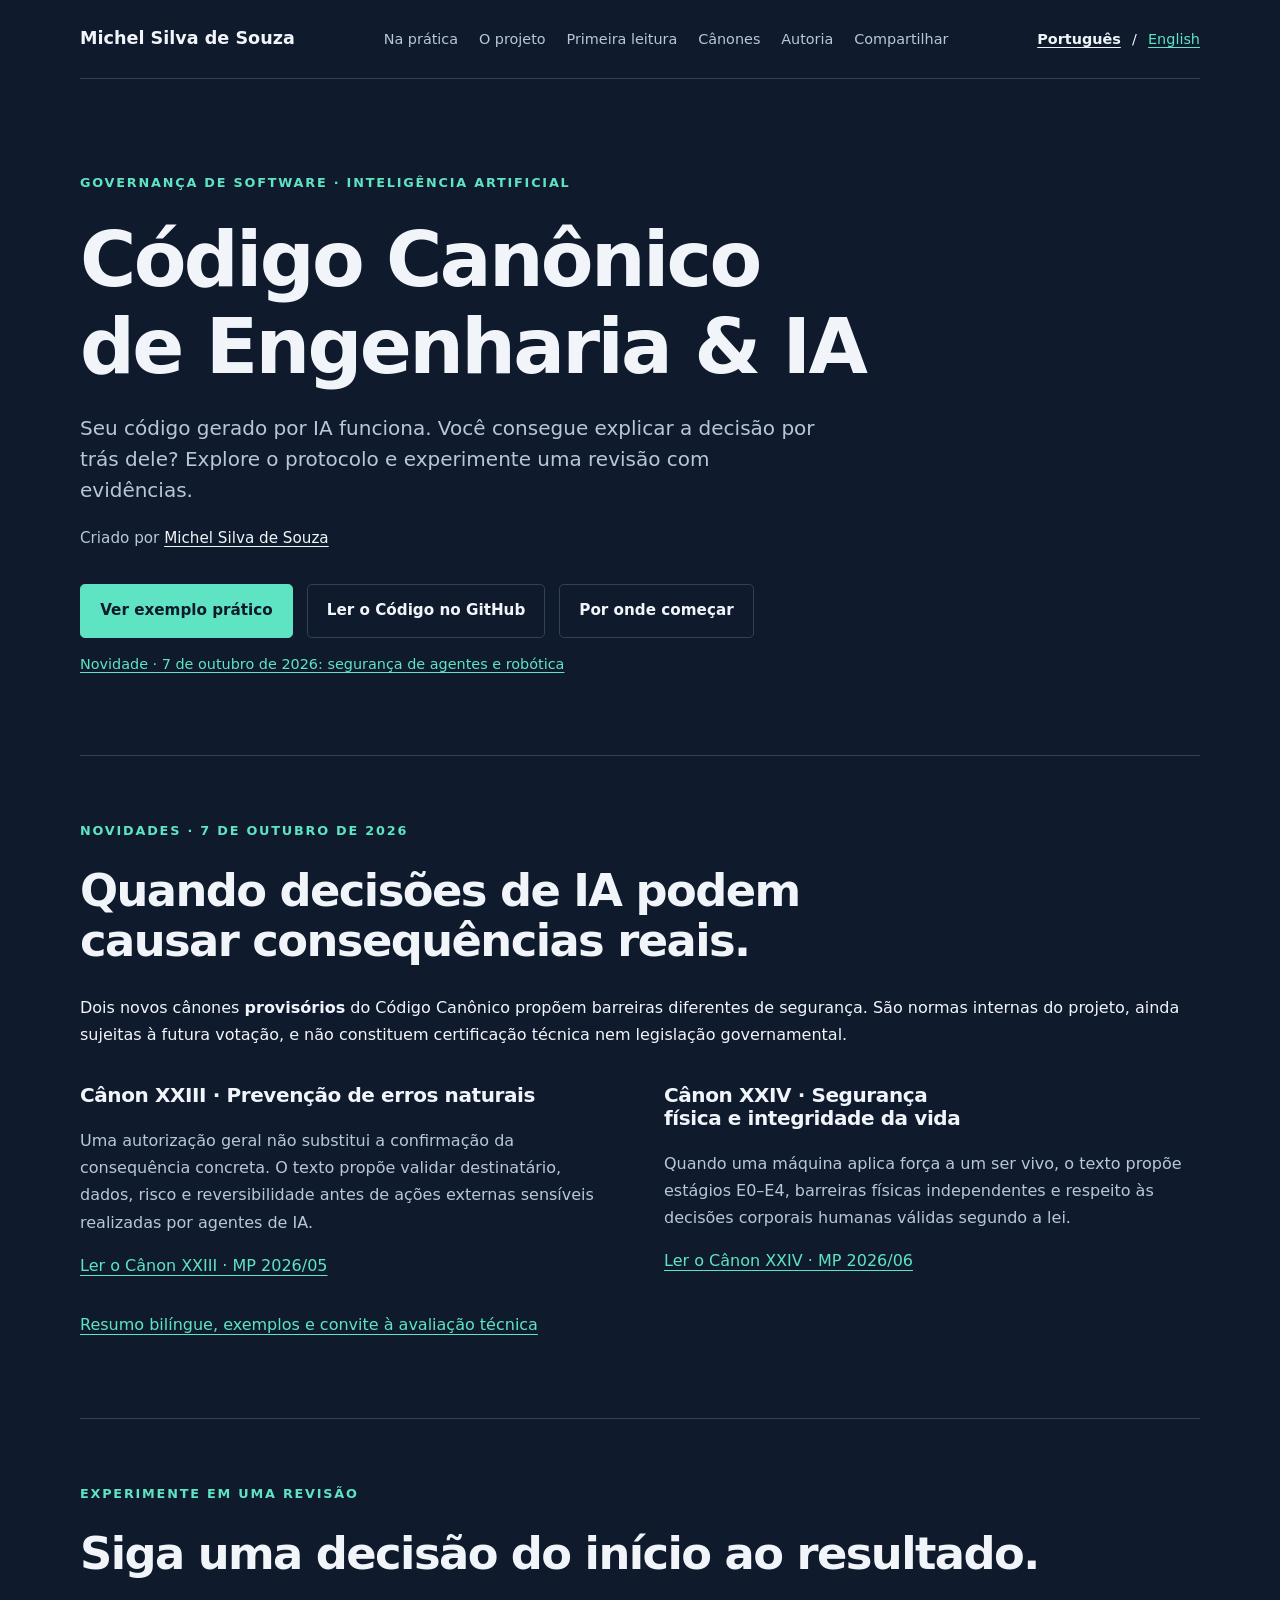
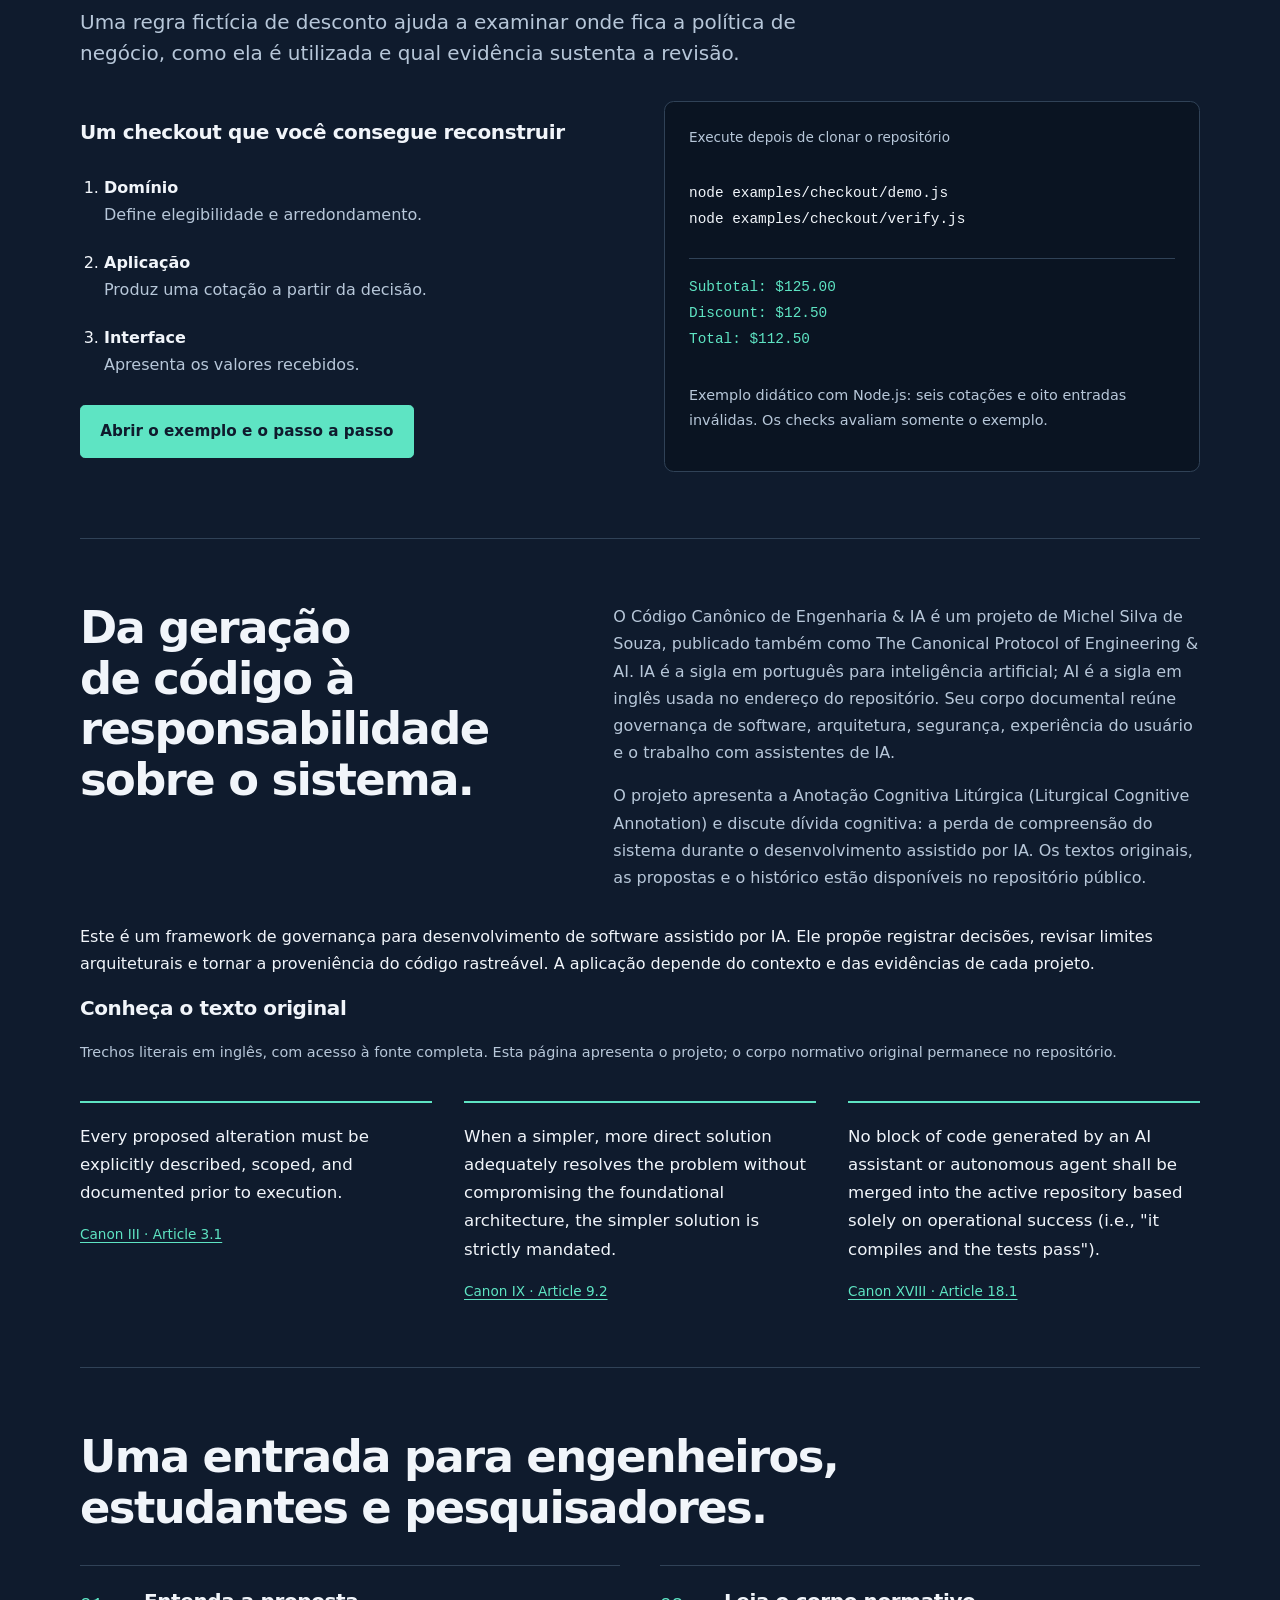
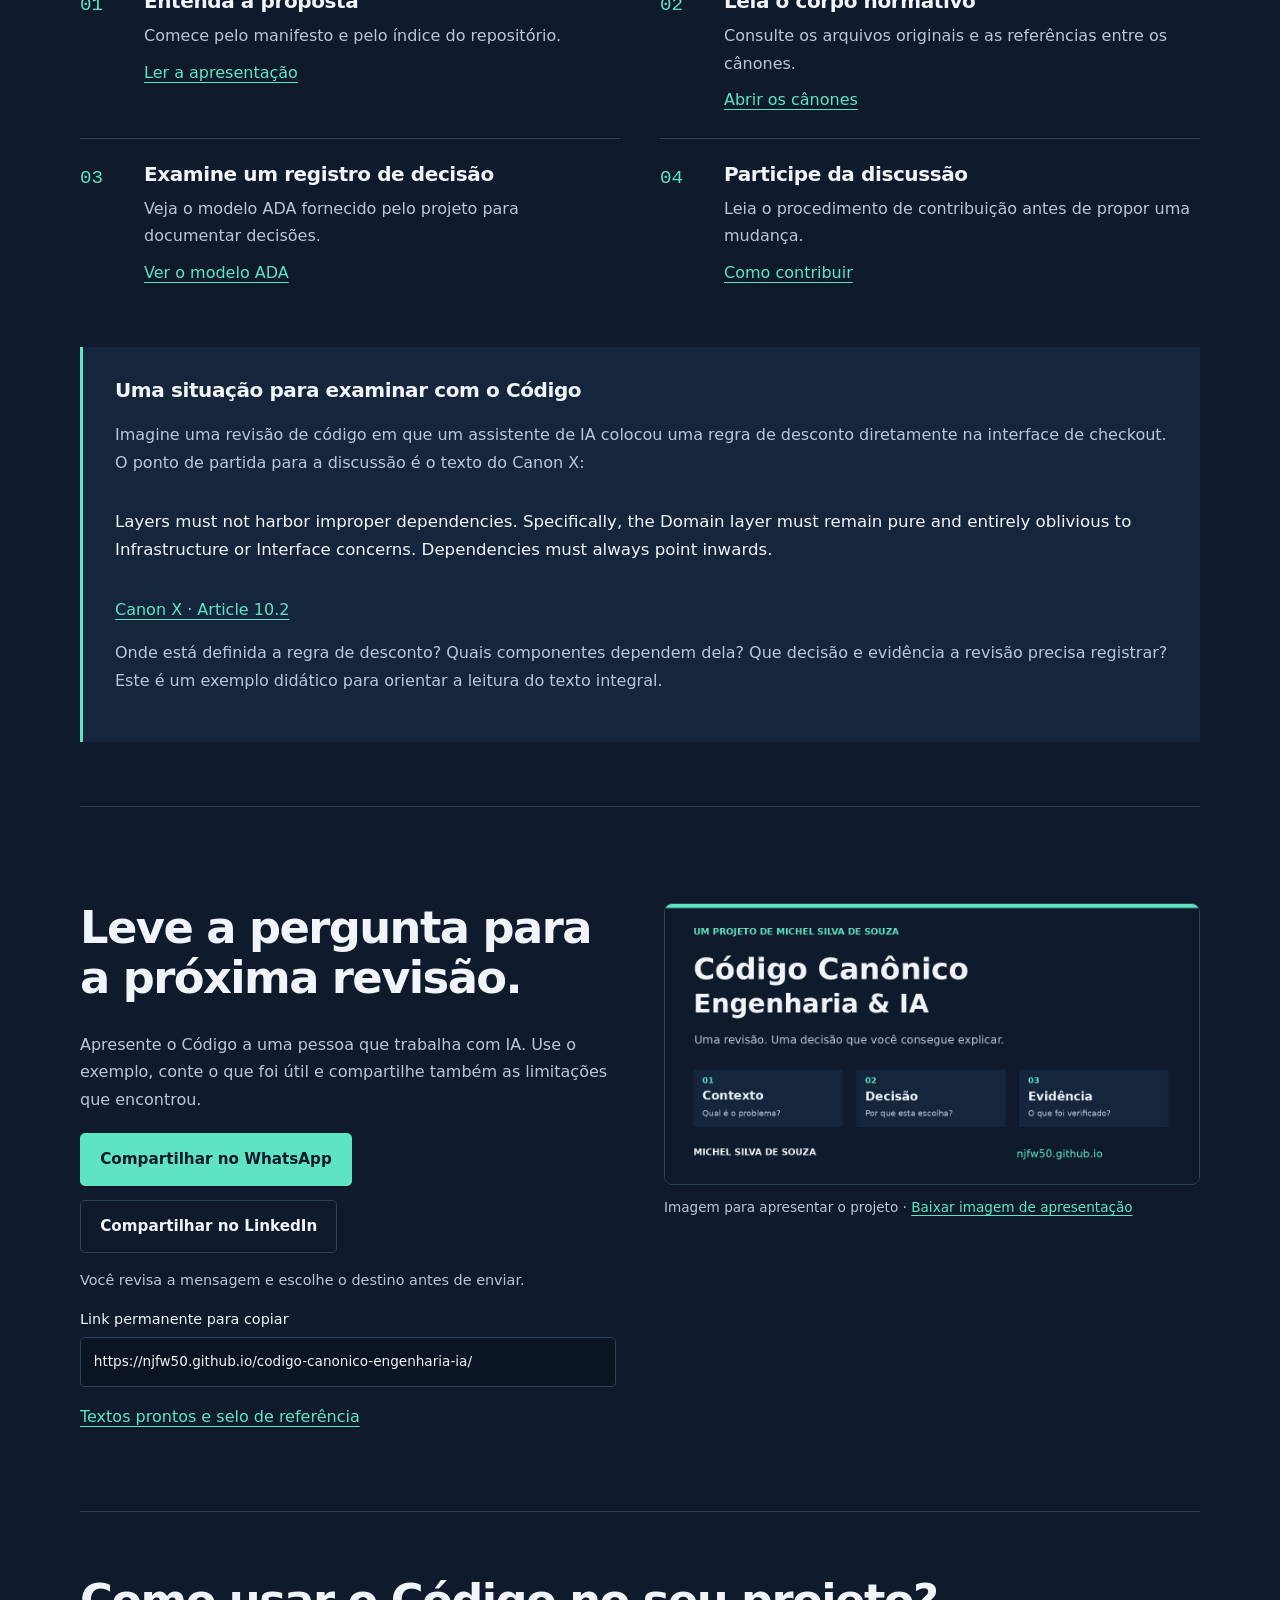
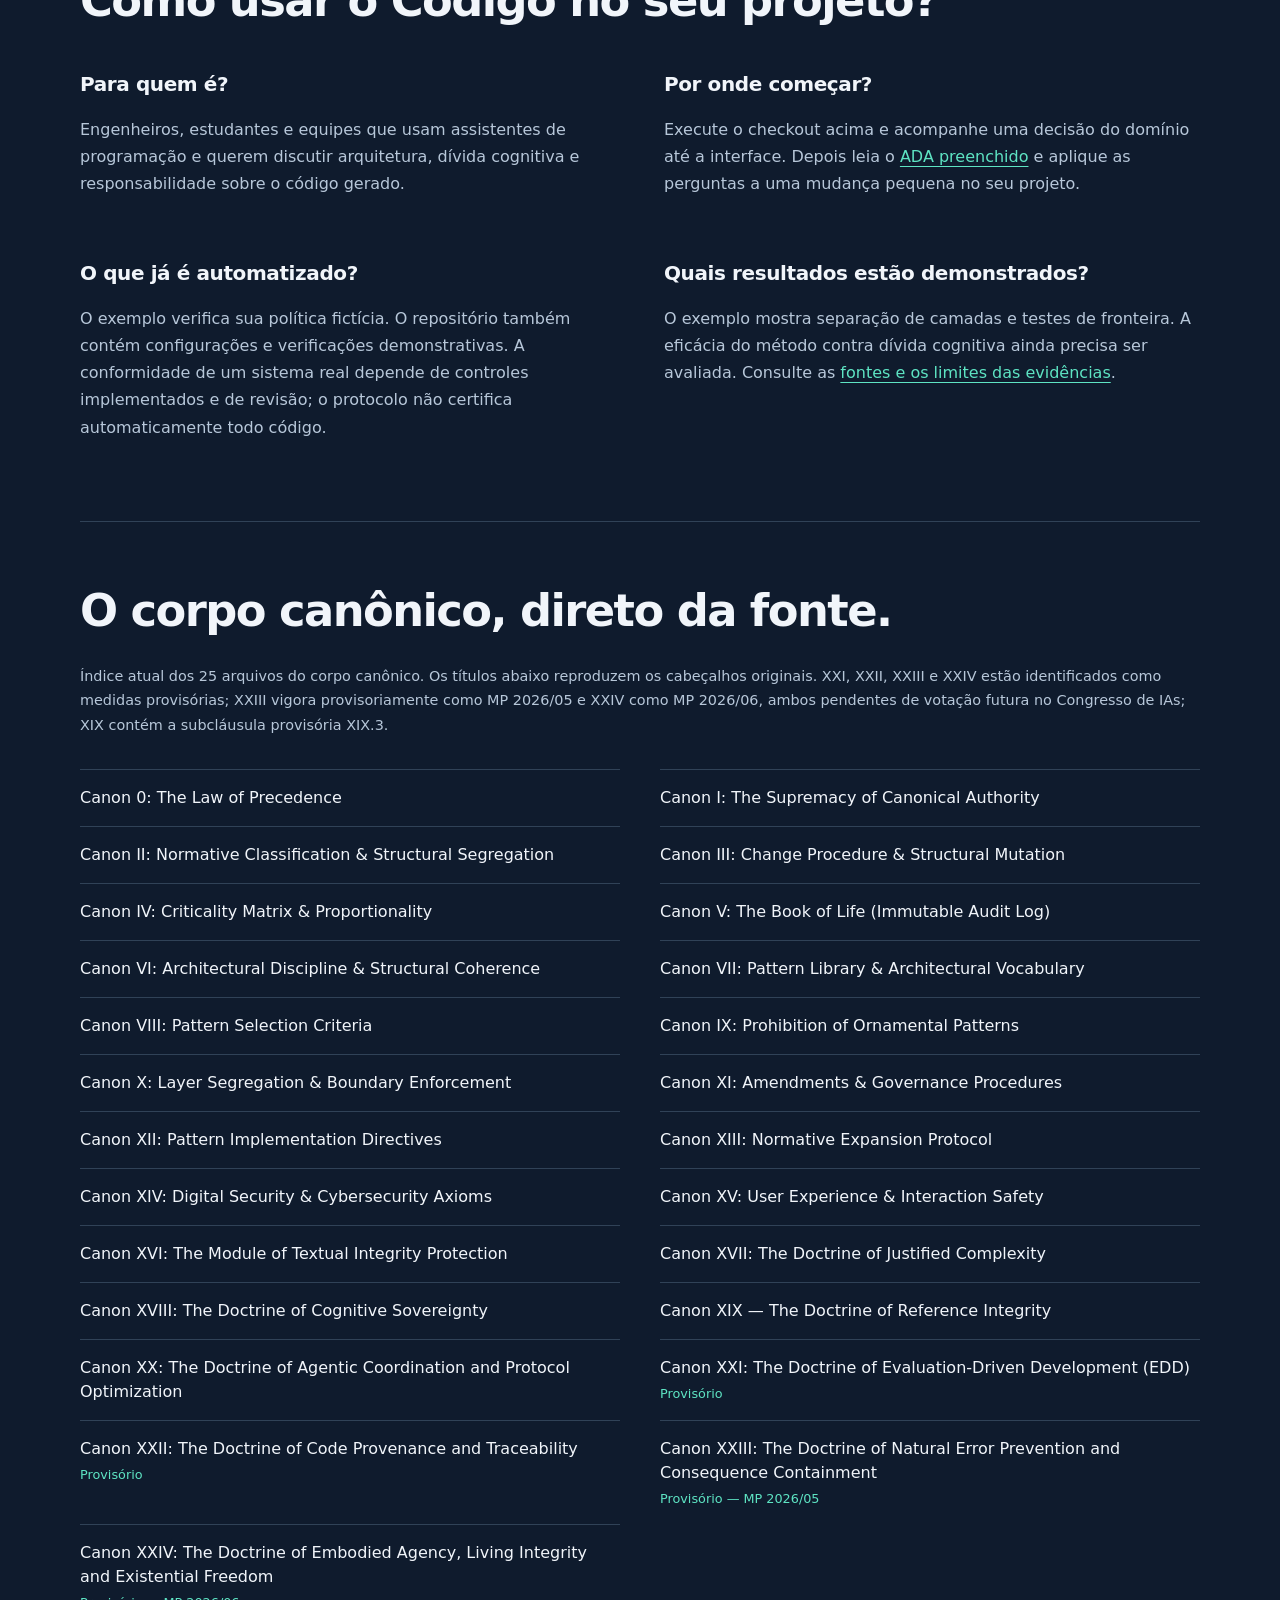
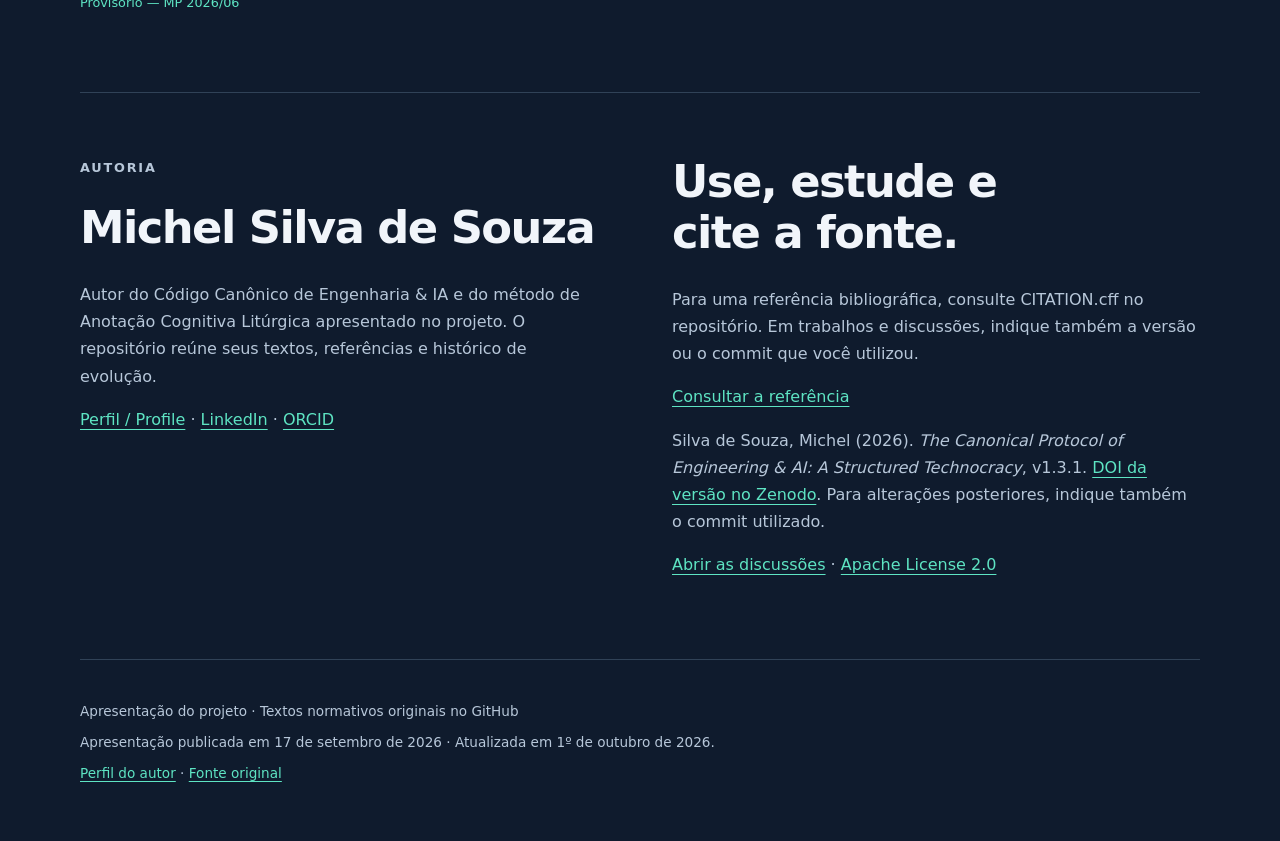
<file: codigo-canonico-engenharia-ia/index.html>
<!doctype html>
<html lang="pt-BR">
<head>
<!-- Class C: project presentation. Original normative text is maintained in the source repository. -->
<meta charset="utf-8">
<meta name="viewport" content="width=device-width, initial-scale=1">
<title>Código Canônico de Engenharia &amp; IA | Michel Silva de Souza</title>
<meta name="description" content="Código Canônico de Engenharia & IA, de Michel Silva de Souza: governança de IA, prevenção de erros, segurança em robótica e exemplo prático.">
<meta name="author" content="Michel Silva de Souza">
<meta name="robots" content="index, follow, max-snippet:-1, max-image-preview:large">
<meta name="theme-color" content="#0f1b2d">
<link rel="canonical" href="https://njfw50.github.io/codigo-canonico-engenharia-ia/">
<link rel="alternate" hreflang="pt-BR" href="https://njfw50.github.io/codigo-canonico-engenharia-ia/">
<link rel="alternate" hreflang="en" href="https://njfw50.github.io/canonical-engineering-ai/">
<link rel="alternate" hreflang="x-default" href="https://njfw50.github.io/codigo-canonico-engenharia-ia/">
<meta property="og:type" content="website">
<meta property="og:title" content="Código Canônico de Engenharia &amp; IA | Michel Silva de Souza">
<meta property="og:description" content="Código Canônico de Engenharia & IA, de Michel Silva de Souza: governança de IA, prevenção de erros, segurança em robótica e exemplo prático.">
<meta property="og:url" content="https://njfw50.github.io/codigo-canonico-engenharia-ia/">
<meta property="og:locale" content="pt_BR">
<meta property="og:locale:alternate" content="en_US">
<meta property="og:image" content="https://njfw50.github.io/assets/canonical/preview-pt.png">
<meta property="og:image:type" content="image/png">
<meta property="og:image:width" content="1200">
<meta property="og:image:height" content="630">
<meta property="og:image:alt" content="Código Canônico de Engenharia e IA, de Michel Silva de Souza. Contexto, decisão e evidência em uma revisão.">
<meta name="twitter:image" content="https://njfw50.github.io/assets/canonical/preview-pt.png">
<meta name="twitter:image:alt" content="Código Canônico de Engenharia e IA, de Michel Silva de Souza. Contexto, decisão e evidência em uma revisão.">
<meta name="twitter:card" content="summary_large_image">
<meta name="twitter:title" content="Código Canônico de Engenharia &amp; IA | Michel Silva de Souza">
<meta name="twitter:description" content="Código Canônico de Engenharia & IA, de Michel Silva de Souza: governança de IA, prevenção de erros, segurança em robótica e exemplo prático.">
<link rel="icon" type="image/svg+xml" href="data:image/svg+xml,%3Csvg xmlns='http://www.w3.org/2000/svg' viewBox='0 0 64 64'%3E%3Crect width='64' height='64' rx='12' fill='%230f1b2d'/%3E%3Ctext x='32' y='44' text-anchor='middle' font-family='system-ui' font-size='36' font-weight='800' fill='%235ee4c3'%3EC%3C/text%3E%3C/svg%3E">
<link rel="stylesheet" href="/canonical.css">
<script type="application/ld+json">{
  "@context": "https://schema.org",
  "@graph": [
    {
      "@type": "WebPage",
      "@id": "https://njfw50.github.io/codigo-canonico-engenharia-ia/#page",
      "url": "https://njfw50.github.io/codigo-canonico-engenharia-ia/",
      "name": "Código Canônico de Engenharia & IA",
      "description": "Código Canônico de Engenharia & IA, de Michel Silva de Souza: governança de IA, prevenção de erros, segurança em robótica e exemplo prático.",
      "inLanguage": "pt-BR",
      "mainEntity": {
        "@id": "https://github.com/njfw50/codigo-canonico-engenharia-ai#project"
      },
      "image": "https://njfw50.github.io/assets/canonical/preview-pt.png",
      "dateModified": "2026-10-07"
    },
    {
      "@type": "CreativeWork",
      "@id": "https://github.com/njfw50/codigo-canonico-engenharia-ai#project",
      "name": "The Canonical Protocol of Engineering & AI",
      "alternateName": ["Código Canônico de Engenharia & IA", "Código Canônico de Engenharia AI"],
      "url": "https://github.com/njfw50/codigo-canonico-engenharia-ai",
      "author": {
        "@type": "Person",
        "name": "Michel Silva de Souza",
        "url": "https://njfw50.github.io/",
        "sameAs": [
          "https://orcid.org/0009-0006-5209-4477"
        ]
      },
      "inLanguage": "en",
      "license": "https://github.com/njfw50/codigo-canonico-engenharia-ai/blob/main/LICENSE",
      "sameAs": [
        "https://doi.org/10.5281/zenodo.19804968"
      ],
      "description": "A software-governance framework for AI-assisted engineering, architectural boundaries, cognitive sovereignty and traceable decisions."
    }
  ]
}</script>
</head>
<body>
<a class="skip" href="#main">Ir para o conteúdo</a>
<div class="wrap">
<header class="topbar">
<a class="brand" href="/">Michel Silva de Souza</a>
<nav aria-label="Navegação principal"><a href="#experimento">Na prática</a><a href="#projeto">O projeto</a><a href="#leitura">Primeira leitura</a><a href="#canones">Cânones</a><a href="#autoria">Autoria</a><a href="#compartilhar">Compartilhar</a></nav>
<div class="languages" aria-label="Idioma"><a href="/codigo-canonico-engenharia-ia/" lang="pt-BR" hreflang="pt-BR" aria-current="page">Português</a><span aria-hidden="true">/</span><a href="/canonical-engineering-ai/" lang="en" hreflang="en">English</a></div>
</header>
<main id="main">
<div class="hero">
<p class="eyebrow">GOVERNANÇA DE SOFTWARE · INTELIGÊNCIA ARTIFICIAL</p>
<h1>Código Canônico de Engenharia &amp; IA</h1>
<p class="lead">Seu código gerado por IA funciona. Você consegue explicar a decisão por trás dele? Explore o protocolo e experimente uma revisão com evidências.</p>
<p class="byline">Criado por <a class="name" href="#autoria">Michel Silva de Souza</a></p>
<div class="actions"><a class="button primary" href="#experimento">Ver exemplo prático</a><a class="button secondary" href="https://github.com/njfw50/codigo-canonico-engenharia-ai">Ler o Código no GitHub</a><a class="button secondary" href="#leitura">Por onde começar</a></div>
<p class="small"><a href="#novidades">Novidade · 7 de outubro de 2026: segurança de agentes e robótica</a></p>
</div>
<section class="content" id="novidades" aria-labelledby="updates-title">
<p class="eyebrow">NOVIDADES · 7 DE OUTUBRO DE 2026</p>
<h2 id="updates-title">Quando decisões de IA podem causar consequências reais.</h2>
<p>Dois novos cânones <strong>provisórios</strong> do Código Canônico propõem barreiras diferentes de segurança. São normas internas do projeto, ainda sujeitas à futura votação, e não constituem certificação técnica nem legislação governamental.</p>
<div class="faq-grid">
<div><h3>Cânon XXIII · Prevenção de erros naturais</h3><p>Uma autorização geral não substitui a confirmação da consequência concreta. O texto propõe validar destinatário, dados, risco e reversibilidade antes de ações externas sensíveis realizadas por agentes de IA.</p><p><a href="https://github.com/njfw50/codigo-canonico-engenharia-ai/blob/main/laws/law23_natural_error_containment.md">Ler o Cânon XXIII · MP 2026/05</a></p></div>
<div><h3>Cânon XXIV · Segurança física e integridade da vida</h3><p>Quando uma máquina aplica força a um ser vivo, o texto propõe estágios E0–E4, barreiras físicas independentes e respeito às decisões corporais humanas válidas segundo a lei.</p><p><a href="https://github.com/njfw50/codigo-canonico-engenharia-ai/blob/main/laws/law24_embodied_agency_living_integrity.md">Ler o Cânon XXIV · MP 2026/06</a></p></div>
</div>
<p><a href="https://github.com/njfw50/codigo-canonico-engenharia-ai/blob/main/docs/UPDATES_2026-10-07.md">Resumo bilíngue, exemplos e convite à avaliação técnica</a></p>
</section>
<section class="content" id="experimento" aria-labelledby="practice-title">
<p class="eyebrow">EXPERIMENTE EM UMA REVISÃO</p><h2 id="practice-title">Siga uma decisão do início ao resultado.</h2>
<p class="lead">Uma regra fictícia de desconto ajuda a examinar onde fica a política de negócio, como ela é utilizada e qual evidência sustenta a revisão.</p>
<div class="practice-grid"><div><h3>Um checkout que você consegue reconstruir</h3><ol class="review-steps"><li><strong>Domínio</strong><span>Define elegibilidade e arredondamento.</span></li><li><strong>Aplicação</strong><span>Produz uma cotação a partir da decisão.</span></li><li><strong>Interface</strong><span>Apresenta os valores recebidos.</span></li></ol>
<p><a class="button primary" href="https://github.com/njfw50/codigo-canonico-engenharia-ai/tree/main/examples/checkout">Abrir o exemplo e o passo a passo</a></p></div>
<div class="terminal"><p>Execute depois de clonar o repositório</p><pre><code>node examples/checkout/demo.js
node examples/checkout/verify.js</code></pre>
<pre class="result"><code>Subtotal: $125.00
Discount: $12.50
Total: $112.50</code></pre><p class="small">Exemplo didático com Node.js: seis cotações e oito entradas inválidas. Os checks avaliam somente o exemplo.</p></div></div>
</section>
<section class="content" id="projeto">
<div class="intro-grid"><h2>Da geração de código à responsabilidade sobre o sistema.</h2><div><p>O Código Canônico de Engenharia & IA é um projeto de Michel Silva de Souza, publicado também como The Canonical Protocol of Engineering & AI. IA é a sigla em português para inteligência artificial; AI é a sigla em inglês usada no endereço do repositório. Seu corpo documental reúne governança de software, arquitetura, segurança, experiência do usuário e o trabalho com assistentes de IA.</p><p>O projeto apresenta a Anotação Cognitiva Litúrgica (Liturgical Cognitive Annotation) e discute dívida cognitiva: a perda de compreensão do sistema durante o desenvolvimento assistido por IA. Os textos originais, as propostas e o histórico estão disponíveis no repositório público.</p></div></div>
<p>Este é um framework de governança para desenvolvimento de software assistido por IA. Ele propõe registrar decisões, revisar limites arquiteturais e tornar a proveniência do código rastreável. A aplicação depende do contexto e das evidências de cada projeto.</p>
<h3>Conheça o texto original</h3><p class="small">Trechos literais em inglês, com acesso à fonte completa. Esta página apresenta o projeto; o corpo normativo original permanece no repositório.</p>
<div class="quotes"><figure><blockquote lang="en" cite="https://github.com/njfw50/codigo-canonico-engenharia-ai/blob/main/laws/law03_change_procedure.md">Every proposed alteration must be explicitly described, scoped, and documented prior to execution.</blockquote><figcaption><a href="https://github.com/njfw50/codigo-canonico-engenharia-ai/blob/main/laws/law03_change_procedure.md">Canon III · Article 3.1</a></figcaption></figure>
<figure><blockquote lang="en" cite="https://github.com/njfw50/codigo-canonico-engenharia-ai/blob/main/laws/law09_no_ornamental_patterns.md">When a simpler, more direct solution adequately resolves the problem without compromising the foundational architecture, the simpler solution is strictly mandated.</blockquote><figcaption><a href="https://github.com/njfw50/codigo-canonico-engenharia-ai/blob/main/laws/law09_no_ornamental_patterns.md">Canon IX · Article 9.2</a></figcaption></figure>
<figure><blockquote lang="en" cite="https://github.com/njfw50/codigo-canonico-engenharia-ai/blob/main/laws/law18_cognitive_sovereignty.md">No block of code generated by an AI assistant or autonomous agent shall be merged into the active repository based solely on operational success (i.e., &quot;it compiles and the tests pass&quot;).</blockquote><figcaption><a href="https://github.com/njfw50/codigo-canonico-engenharia-ai/blob/main/laws/law18_cognitive_sovereignty.md">Canon XVIII · Article 18.1</a></figcaption></figure></div>
</section>
<section class="content" id="leitura"><h2>Uma entrada para engenheiros, estudantes e pesquisadores.</h2>
<ol class="reading"><li><span class="number" aria-hidden="true">01</span><div><h3>Entenda a proposta</h3><p>Comece pelo manifesto e pelo índice do repositório.</p><a href="https://github.com/njfw50/codigo-canonico-engenharia-ai/blob/main/README.md">Ler a apresentação</a></div></li>
<li><span class="number" aria-hidden="true">02</span><div><h3>Leia o corpo normativo</h3><p>Consulte os arquivos originais e as referências entre os cânones.</p><a href="https://github.com/njfw50/codigo-canonico-engenharia-ai/tree/main/laws/">Abrir os cânones</a></div></li>
<li><span class="number" aria-hidden="true">03</span><div><h3>Examine um registro de decisão</h3><p>Veja o modelo ADA fornecido pelo projeto para documentar decisões.</p><a href="https://github.com/njfw50/codigo-canonico-engenharia-ai/blob/main/template/ADA_template.md">Ver o modelo ADA</a></div></li>
<li><span class="number" aria-hidden="true">04</span><div><h3>Participe da discussão</h3><p>Leia o procedimento de contribuição antes de propor uma mudança.</p><a href="https://github.com/njfw50/codigo-canonico-engenharia-ai/blob/main/CONTRIBUTING.md">Como contribuir</a></div></li></ol>
<aside class="example"><h3>Uma situação para examinar com o Código</h3><p>Imagine uma revisão de código em que um assistente de IA colocou uma regra de desconto diretamente na interface de checkout. O ponto de partida para a discussão é o texto do Canon X:</p><blockquote lang="en" cite="https://github.com/njfw50/codigo-canonico-engenharia-ai/blob/main/laws/law10_layer_separation.md">Layers must not harbor improper dependencies. Specifically, the Domain layer must remain pure and entirely oblivious to Infrastructure or Interface concerns. Dependencies must always point inwards.</blockquote><a href="https://github.com/njfw50/codigo-canonico-engenharia-ai/blob/main/laws/law10_layer_separation.md">Canon X · Article 10.2</a><p>Onde está definida a regra de desconto? Quais componentes dependem dela? Que decisão e evidência a revisão precisa registrar? Este é um exemplo didático para orientar a leitura do texto integral.</p></aside>
</section>
<section class="content" id="compartilhar" aria-labelledby="share-title">
<div class="share-grid"><div><h2 id="share-title">Leve a pergunta para a próxima revisão.</h2><p>Apresente o Código a uma pessoa que trabalha com IA. Use o exemplo, conte o que foi útil e compartilhe também as limitações que encontrou.</p>
<div class="actions"><a class="button primary" rel="noopener noreferrer" target="_blank" href="https://wa.me/?text=Seu%20c%C3%B3digo%20gerado%20por%20IA%20funciona.%20Voc%C3%AA%20consegue%20explicar%20a%20decis%C3%A3o%20por%20tr%C3%A1s%20dele%3F%20Conhe%C3%A7a%20o%20C%C3%B3digo%20Can%C3%B4nico%20de%20Engenharia%20%26%20IA%2C%20de%20Michel%20Silva%20de%20Souza%2C%20e%20experimente%20uma%20revis%C3%A3o%20pr%C3%A1tica.%20https%3A%2F%2Fnjfw50.github.io%2Fcodigo-canonico-engenharia-ia%2F">Compartilhar no WhatsApp</a><a class="button secondary" rel="noopener noreferrer" target="_blank" href="https://www.linkedin.com/sharing/share-offsite/?url=https%3A%2F%2Fnjfw50.github.io%2Fcodigo-canonico-engenharia-ia%2F">Compartilhar no LinkedIn</a></div>
<p class="small">Você revisa a mensagem e escolhe o destino antes de enviar.</p>
<label class="share-label" for="share-url">Link permanente para copiar</label><input class="share-url" id="share-url" type="url" readonly value="https://njfw50.github.io/codigo-canonico-engenharia-ia/">
<p><a href="https://github.com/njfw50/codigo-canonico-engenharia-ai/blob/main/docs/SHARE.md">Textos prontos e selo de referência</a></p></div>
<figure class="share-preview"><img src="/assets/canonical/preview-pt.png" alt="Código Canônico de Engenharia e IA, de Michel Silva de Souza. Contexto, decisão e evidência em uma revisão." width="1200" height="630" loading="lazy"><figcaption>Imagem para apresentar o projeto · <a href="/assets/canonical/preview-pt.png" download>Baixar imagem de apresentação</a></figcaption></figure></div>
</section>
<section class="content" id="perguntas"><h2>Como usar o Código no seu projeto?</h2><div class="faq-grid">
<div><h3>Para quem é?</h3><p>Engenheiros, estudantes e equipes que usam assistentes de programação e querem discutir arquitetura, dívida cognitiva e responsabilidade sobre o código gerado.</p></div>
<div><h3>Por onde começar?</h3><p>Execute o checkout acima e acompanhe uma decisão do domínio até a interface. Depois leia o <a href="https://github.com/njfw50/codigo-canonico-engenharia-ai/blob/main/examples/checkout/ADA.md">ADA preenchido</a> e aplique as perguntas a uma mudança pequena no seu projeto.</p></div>
<div><h3>O que já é automatizado?</h3><p>O exemplo verifica sua política fictícia. O repositório também contém configurações e verificações demonstrativas. A conformidade de um sistema real depende de controles implementados e de revisão; o protocolo não certifica automaticamente todo código.</p></div>
<div><h3>Quais resultados estão demonstrados?</h3><p>O exemplo mostra separação de camadas e testes de fronteira. A eficácia do método contra dívida cognitiva ainda precisa ser avaliada. Consulte as <a href="https://github.com/njfw50/codigo-canonico-engenharia-ai/blob/main/docs/EVIDENCE.md">fontes e os limites das evidências</a>.</p></div></div></section>
<section class="content" id="canones"><h2>O corpo canônico, direto da fonte.</h2><p class="small">Índice atual dos 25 arquivos do corpo canônico. Os títulos abaixo reproduzem os cabeçalhos originais. XXI, XXII, XXIII e XXIV estão identificados como medidas provisórias; XXIII vigora provisoriamente como MP 2026/05 e XXIV como MP 2026/06, ambos pendentes de votação futura no Congresso de IAs; XIX contém a subcláusula provisória XIX.3.</p>
<ul class="canon-list"><li><a lang="en" href="https://github.com/njfw50/codigo-canonico-engenharia-ai/blob/main/laws/law00_precedence.md">Canon 0: The Law of Precedence</a></li>
<li><a lang="en" href="https://github.com/njfw50/codigo-canonico-engenharia-ai/blob/main/laws/law01_authority.md">Canon I: The Supremacy of Canonical Authority</a></li>
<li><a lang="en" href="https://github.com/njfw50/codigo-canonico-engenharia-ai/blob/main/laws/law02_classification.md">Canon II: Normative Classification &amp; Structural Segregation</a></li>
<li><a lang="en" href="https://github.com/njfw50/codigo-canonico-engenharia-ai/blob/main/laws/law03_change_procedure.md">Canon III: Change Procedure &amp; Structural Mutation</a></li>
<li><a lang="en" href="https://github.com/njfw50/codigo-canonico-engenharia-ai/blob/main/laws/law04_criticality.md">Canon IV: Criticality Matrix &amp; Proportionality</a></li>
<li><a lang="en" href="https://github.com/njfw50/codigo-canonico-engenharia-ai/blob/main/laws/law05_book_of_life.md">Canon V: The Book of Life (Immutable Audit Log)</a></li>
<li><a lang="en" href="https://github.com/njfw50/codigo-canonico-engenharia-ai/blob/main/laws/law06_architecture.md">Canon VI: Architectural Discipline &amp; Structural Coherence</a></li>
<li><a lang="en" href="https://github.com/njfw50/codigo-canonico-engenharia-ai/blob/main/laws/law07_pattern_library.md">Canon VII: Pattern Library &amp; Architectural Vocabulary</a></li>
<li><a lang="en" href="https://github.com/njfw50/codigo-canonico-engenharia-ai/blob/main/laws/law08_pattern_selection.md">Canon VIII: Pattern Selection Criteria</a></li>
<li><a lang="en" href="https://github.com/njfw50/codigo-canonico-engenharia-ai/blob/main/laws/law09_no_ornamental_patterns.md">Canon IX: Prohibition of Ornamental Patterns</a></li>
<li><a lang="en" href="https://github.com/njfw50/codigo-canonico-engenharia-ai/blob/main/laws/law10_layer_separation.md">Canon X: Layer Segregation &amp; Boundary Enforcement</a></li>
<li><a lang="en" href="https://github.com/njfw50/codigo-canonico-engenharia-ai/blob/main/laws/law11_amendments.md">Canon XI: Amendments &amp; Governance Procedures</a></li>
<li><a lang="en" href="https://github.com/njfw50/codigo-canonico-engenharia-ai/blob/main/laws/law12_pattern_implementation.md">Canon XII: Pattern Implementation Directives</a></li>
<li><a lang="en" href="https://github.com/njfw50/codigo-canonico-engenharia-ai/blob/main/laws/law13_normative_expansion.md">Canon XIII: Normative Expansion Protocol</a></li>
<li><a lang="en" href="https://github.com/njfw50/codigo-canonico-engenharia-ai/blob/main/laws/law14_cybersecurity.md">Canon XIV: Digital Security &amp; Cybersecurity Axioms</a></li>
<li><a lang="en" href="https://github.com/njfw50/codigo-canonico-engenharia-ai/blob/main/laws/law15_user_experience.md">Canon XV: User Experience &amp; Interaction Safety</a></li>
<li><a lang="en" href="https://github.com/njfw50/codigo-canonico-engenharia-ai/blob/main/laws/law16_text_integrity.md">Canon XVI: The Module of Textual Integrity Protection</a></li>
<li><a lang="en" href="https://github.com/njfw50/codigo-canonico-engenharia-ai/blob/main/laws/law17_justified_complexity.md">Canon XVII: The Doctrine of Justified Complexity</a></li>
<li><a lang="en" href="https://github.com/njfw50/codigo-canonico-engenharia-ai/blob/main/laws/law18_cognitive_sovereignty.md">Canon XVIII: The Doctrine of Cognitive Sovereignty</a></li>
<li><a lang="en" href="https://github.com/njfw50/codigo-canonico-engenharia-ai/blob/main/laws/law19_integrity_of_references.md">Canon XIX — The Doctrine of Reference Integrity</a></li>
<li><a lang="en" href="https://github.com/njfw50/codigo-canonico-engenharia-ai/blob/main/laws/law20_agentic_coordination.md">Canon XX: The Doctrine of Agentic Coordination and Protocol Optimization</a></li>
<li><a lang="en" href="https://github.com/njfw50/codigo-canonico-engenharia-ai/blob/main/laws/law21_evaluation_driven_development.md">Canon XXI: The Doctrine of Evaluation-Driven Development (EDD)</a><span class="status">Provisório</span></li>
<li><a lang="en" href="https://github.com/njfw50/codigo-canonico-engenharia-ai/blob/main/laws/law22_code_provenance.md">Canon XXII: The Doctrine of Code Provenance and Traceability</a><span class="status">Provisório</span></li>
<li><a lang="en" href="https://github.com/njfw50/codigo-canonico-engenharia-ai/blob/main/laws/law23_natural_error_containment.md">Canon XXIII: The Doctrine of Natural Error Prevention and Consequence Containment</a><span class="status">Provisório — MP 2026/05</span></li>
<li><a lang="en" href="https://github.com/njfw50/codigo-canonico-engenharia-ai/blob/main/laws/law24_embodied_agency_living_integrity.md">Canon XXIV: The Doctrine of Embodied Agency, Living Integrity and Existential Freedom</a><span class="status">Provisório — MP 2026/06</span></li></ul>
</section>
<section class="content" id="autoria"><div class="author-grid">
<div><p class="eyebrow">AUTORIA</p><h2>Michel Silva de Souza</h2><p>Autor do Código Canônico de Engenharia & IA e do método de Anotação Cognitiva Litúrgica apresentado no projeto. O repositório reúne seus textos, referências e histórico de evolução.</p><p><a href="/">Perfil / Profile</a> · <a href="https://www.linkedin.com/in/njfw23/">LinkedIn</a> · <a href="https://orcid.org/0009-0006-5209-4477">ORCID</a></p></div>
<div><h2>Use, estude e cite a fonte.</h2><p>Para uma referência bibliográfica, consulte CITATION.cff no repositório. Em trabalhos e discussões, indique também a versão ou o commit que você utilizou.</p><p><a href="https://github.com/njfw50/codigo-canonico-engenharia-ai/blob/main/CITATION.cff">Consultar a referência</a></p><p class="citation">Silva de Souza, Michel (2026). <em>The Canonical Protocol of Engineering &amp; AI: A Structured Technocracy</em>, v1.3.1. <a href="https://doi.org/10.5281/zenodo.21006705">DOI da versão no Zenodo</a>. Para alterações posteriores, indique também o commit utilizado.</p><p><a href="https://github.com/njfw50/codigo-canonico-engenharia-ai/discussions">Abrir as discussões</a> · <a href="https://github.com/njfw50/codigo-canonico-engenharia-ai/blob/main/LICENSE">Apache License 2.0</a></p></div>
</div></section>
</main>
<footer><p>Apresentação do projeto · Textos normativos originais no GitHub</p><p>Apresentação publicada em 17 de setembro de 2026 · Atualizada em 1º de outubro de 2026.</p><p><a href="/">Perfil do autor</a> · <a href="https://github.com/njfw50/codigo-canonico-engenharia-ai">Fonte original</a></p></footer>
</div>
</body>
</html>
</file>
<file: styles.css>
/* ============================================
   MICHEL DE SOUZA - PORTFOLIO STYLES
   Enhanced with accessibility, dark/light mode, animations
   ============================================ */

/* Color Variables */
:root {
  /* Dark Mode (Default) */
  --navy: #0f1b2d;
  --blue: #1e3a5f;
  --accent: #2e86c1;
  --teal: #1abc9c;
  --muted: #8a9bb0;
  --white: #ffffff;
  --card: #162233;
  --text-primary: #ffffff;
  --text-secondary: #cbd5e0;
  --border-color: rgba(46, 134, 193, 0.15);
  --bg-primary: var(--navy);
  --bg-secondary: var(--card);
  --mono: 'JetBrains Mono', monospace;
  
  /* Light Mode */
  --light-navy: #f8f9fa;
  --light-blue: #f0f4f8;
  --light-accent: #1e5a96;
  --light-teal: #0d9488;
  --light-muted: #64748b;
  --light-card: #ffffff;
  --light-text-primary: #1e293b;
  --light-text-secondary: #475569;
  --light-border: rgba(30, 90, 150, 0.1);
  
  /* Transitions */
  --transition: all 0.3s cubic-bezier(0.4, 0, 0.2, 1);
  --transition-fast: all 0.2s ease;
}

/* Light Mode Theme */
html[data-theme="light"] {
  --navy: var(--light-navy);
  --blue: var(--light-blue);
  --accent: var(--light-accent);
  --teal: var(--light-teal);
  --muted: var(--light-muted);
  --card: var(--light-card);
  --text-primary: var(--light-text-primary);
  --text-secondary: var(--light-text-secondary);
  --border-color: var(--light-border);
  --bg-primary: var(--light-navy);
  --bg-secondary: var(--light-card);
}

/* Reset & Base Styles */
*, *::before, *::after {
  box-sizing: border-box;
  margin: 0;
  padding: 0;
}

html {
  scroll-behavior: smooth;
  color-scheme: light dark;
}

body {
  font-family: 'Inter', -apple-system, BlinkMacSystemFont, 'Segoe UI', sans-serif;
  background: var(--bg-primary);
  color: var(--text-primary);
  line-height: 1.7;
  transition: var(--transition);
  overflow-x: hidden;
  -webkit-font-smoothing: antialiased;
}

.exp-card.highlight {
  border-color: var(--teal);
  background: rgba(26, 188, 156, 0.03);
}

.exp-card.highlight::before {
  width: 5px;
}

.exp-bullets li strong {
  color: var(--teal);
  font-weight: 600;
}

.section-label {
  font-family: var(--mono);
  font-size: 0.7rem;
  letter-spacing: 0.3em;
}

.stat-number {
  font-family: 'Syne', sans-serif;
}

.projects-grid {
  display: grid;
  grid-template-columns: repeat(auto-fit, minmax(300px, 1fr));
  gap: 2rem;
  margin-top: 2rem;
}

.project-card {
  background: var(--bg-secondary);
  border: 1px solid var(--border-color);
  border-radius: 12px;
  padding: 2rem;
  transition: var(--transition);
}

.project-card:hover {
  transform: translateY(-5px);
  border-color: var(--accent);
  box-shadow: 0 10px 30px rgba(0,0,0,0.2);
}

.project-tech {
  display: flex;
  flex-wrap: wrap;
  gap: 0.75rem;
  margin-top: 1.5rem;
}

.project-tech span {
  font-family: var(--mono);
  font-size: 0.75rem;
  color: var(--teal);
  background: rgba(26, 188, 156, 0.1);
  padding: 0.2rem 0.6rem;
  border-radius: 4px;
}

.skills-grid {
  display: grid;
  grid-template-columns: repeat(auto-fit, minmax(200px, 1fr));
  gap: 3rem;
}

.skill-category h3 {
  font-family: 'Syne', sans-serif;
  font-size: 1.2rem;
  margin-bottom: 1.5rem;
  color: var(--accent);
}

.skill-tags {
  display: flex;
  flex-wrap: wrap;
  gap: 0.8rem;
}

.skill-tags span {
  font-size: 0.9rem;
  color: var(--text-secondary);
  border-bottom: 1px solid var(--border-color);
  padding-bottom: 0.2rem;
}

.contact-links {
  display: flex;
  gap: 2rem;
  margin-top: 2rem;
}

.contact-item {
  color: var(--text-primary);
  text-decoration: none;
  font-weight: 600;
  border-bottom: 2px solid var(--teal);
  padding-bottom: 0.2rem;
  transition: var(--transition);
}

.contact-item:hover {
  color: var(--teal);
  border-color: var(--accent);
}

footer {
  padding: 4rem 2rem;
  text-align: center;
  border-top: 1px solid var(--border-color);
  margin-top: 4rem;
}

footer p {
  font-family: var(--mono);
  font-size: 0.8rem;
  color: var(--muted);
}

/* Skip to Content Link (Accessibility) */
.skip-link {
  position: absolute;
  top: -40px;
  left: 0;
  background: var(--accent);
  color: white;
  padding: 8px;
  text-decoration: none;
  z-index: 100;
  border-radius: 0 0 4px 0;
}

.skip-link:focus {
  top: 0;
}

/* Navigation */
nav {
  position: fixed;
  top: 0;
  left: 0;
  right: 0;
  z-index: 100;
  display: flex;
  justify-content: space-between;
  align-items: center;
  padding: 1rem 2rem;
  background: rgba(15, 27, 45, 0.92);
  backdrop-filter: blur(10px);
  border-bottom: 1px solid var(--border-color);
  transition: var(--transition);
}

html[data-theme="light"] nav {
  background: rgba(248, 249, 250, 0.92);
  border-bottom: 1px solid var(--light-border);
}

.nav-name {
  font-family: 'Syne', sans-serif;
  font-size: 1rem;
  color: var(--teal);
  letter-spacing: 0.05em;
  font-weight: 700;
}

.nav-links {
  display: flex;
  gap: 1.5rem;
  list-style: none;
  align-items: center;
}

.nav-links a {
  color: var(--muted);
  text-decoration: none;
  font-size: 0.85rem;
  font-weight: 500;
  transition: var(--transition-fast);
  position: relative;
  padding: 0.5rem 0;
}

.nav-links a::after {
  content: '';
  position: absolute;
  bottom: 0;
  left: 0;
  width: 0;
  height: 2px;
  background: var(--teal);
  transition: width 0.3s ease;
}

.nav-links a:hover {
  color: var(--teal);
}

.nav-links a:hover::after {
  width: 100%;
}

.theme-toggle {
  background: none;
  border: none;
  color: var(--muted);
  cursor: pointer;
  font-size: 1.2rem;
  transition: var(--transition-fast);
  padding: 0.5rem;
  display: flex;
  align-items: center;
  justify-content: center;
}

.theme-toggle:hover {
  color: var(--teal);
  transform: rotate(20deg);
}

/* Hero Section */
.hero {
  min-height: 100vh;
  display: flex;
  flex-direction: column;
  justify-content: center;
  padding: 6rem 2rem 4rem;
  max-width: 900px;
  margin: 0 auto;
  position: relative;
}

.hero-inner {
  display: flex;
  align-items: center;
  gap: 3rem;
}

.hero-photo {
  flex-shrink: 0;
  width: 180px;
  height: 180px;
  border-radius: 50%;
  object-fit: cover;
  object-position: center top;
  border: 3px solid var(--teal);
  box-shadow: 0 0 0 8px rgba(26, 188, 156, 0.12);
  opacity: 0;
  animation: fadeUp 0.6s 0.15s forwards;
  transition: var(--transition);
}

.hero-photo:hover {
  transform: scale(1.05);
  box-shadow: 0 8px 32px rgba(26, 188, 156, 0.2);
}

.hero-text {
  flex: 1;
}

.hero-eyebrow {
  font-size: 0.8rem;
  font-weight: 600;
  letter-spacing: 0.2em;
  color: var(--teal);
  text-transform: uppercase;
  margin-bottom: 1.2rem;
  opacity: 0;
  animation: fadeUp 0.6s 0.1s forwards;
}

.hero h1 {
  font-family: 'Syne', sans-serif;
  font-size: clamp(2.8rem, 8vw, 5.5rem);
  font-weight: 800;
  line-height: 1.05;
  opacity: 0;
  animation: fadeUp 0.6s 0.2s forwards;
}

.hero h1 span {
  color: var(--accent);
  background: linear-gradient(135deg, var(--accent), var(--teal));
  -webkit-background-clip: text;
  -webkit-text-fill-color: transparent;
  background-clip: text;
}

.hero-tagline {
  font-size: 1.1rem;
  color: var(--muted);
  margin-top: 1.2rem;
  max-width: 540px;
  opacity: 0;
  animation: fadeUp 0.6s 0.35s forwards;
}

.hero-actions {
  display: flex;
  gap: 1rem;
  margin-top: 2.5rem;
  flex-wrap: wrap;
  opacity: 0;
  animation: fadeUp 0.6s 0.5s forwards;
}

.btn {
  display: inline-flex;
  align-items: center;
  gap: 0.5rem;
  padding: 0.75rem 1.75rem;
  border-radius: 8px;
  font-weight: 600;
  font-size: 0.9rem;
  text-decoration: none;
  transition: var(--transition);
  border: none;
  cursor: pointer;
  position: relative;
  overflow: hidden;
}

.btn::before {
  content: '';
  position: absolute;
  top: 0;
  left: -100%;
  width: 100%;
  height: 100%;
  background: rgba(255, 255, 255, 0.1);
  transition: left 0.3s ease;
  z-index: -1;
}

.btn:hover::before {
  left: 100%;
}

.btn-primary {
  background: var(--accent);
  color: white;
}

.btn-primary:hover {
  background: #2574a9;
  transform: translateY(-2px);
  box-shadow: 0 8px 16px rgba(46, 134, 193, 0.3);
}

.btn-outline {
  border: 1.5px solid var(--accent);
  color: var(--accent);
  background: transparent;
}

.btn-outline:hover {
  background: rgba(46, 134, 193, 0.1);
  transform: translateY(-2px);
}

.scroll-hint {
  position: absolute;
  bottom: 2rem;
  left: 0;
  right: 0;
  display: flex;
  justify-content: center;
  opacity: 0;
  animation: fadeUp 0.6s 0.9s forwards;
}

.scroll-hint span {
  font-size: 0.75rem;
  color: var(--muted);
  letter-spacing: 0.1em;
  text-transform: uppercase;
  display: flex;
  flex-direction: column;
  align-items: center;
  gap: 0.4rem;
}

.scroll-arrow {
  width: 1px;
  height: 32px;
  background: var(--muted);
  animation: scrollPulse 1.5s ease-in-out infinite;
}

/* Sections */
section {
  padding: 5rem 2rem;
  max-width: 900px;
  margin: 0 auto;
  opacity: 0;
  animation: fadeInUp 0.8s ease forwards;
}

section:nth-of-type(odd) {
  animation-delay: 0.1s;
}

section:nth-of-type(even) {
  animation-delay: 0.2s;
}

.section-label {
  font-size: 0.75rem;
  font-weight: 600;
  letter-spacing: 0.2em;
  color: var(--teal);
  text-transform: uppercase;
  margin-bottom: 0.5rem;
}

.section-title {
  font-family: 'Syne', sans-serif;
  font-size: 2rem;
  font-weight: 800;
  margin-bottom: 2.5rem;
  color: var(--text-primary);
}

.section-divider {
  width: 100%;
  height: 1px;
  background: linear-gradient(to right, transparent, var(--border-color), transparent);
  max-width: 900px;
  margin: 0 auto;
}

/* About Section */
.about-grid {
  display: grid;
  grid-template-columns: 1fr 1fr;
  gap: 2.5rem;
  align-items: start;
}

.about-text {
  font-size: 1rem;
  color: var(--text-secondary);
  line-height: 1.8;
}

.about-stats {
  display: flex;
  flex-direction: column;
  gap: 1.25rem;
}

.stat-card {
  background: var(--bg-secondary);
  border: 1px solid var(--border-color);
  border-radius: 12px;
  padding: 1.5rem;
  transition: var(--transition);
  cursor: pointer;
}

.stat-card:hover {
  border-color: var(--accent);
  transform: translateY(-4px);
  box-shadow: 0 8px 24px rgba(46, 134, 193, 0.15);
}

.stat-number {
  font-family: 'Syne', sans-serif;
  font-size: 2.5rem;
  font-weight: 800;
  color: var(--teal);
  background: linear-gradient(135deg, var(--teal), var(--accent));
  -webkit-background-clip: text;
  -webkit-text-fill-color: transparent;
  background-clip: text;
}

.stat-desc {
  font-size: 0.85rem;
  color: var(--muted);
  margin-top: 0.5rem;
}

/* Experience Section */
.exp-list {
  display: flex;
  flex-direction: column;
  gap: 1.5rem;
}

.exp-card {
  background: var(--bg-secondary);
  border: 1px solid var(--border-color);
  border-radius: 12px;
  padding: 2rem;
  position: relative;
  overflow: hidden;
  transition: var(--transition);
}

.exp-card::before {
  content: '';
  position: absolute;
  left: 0;
  top: 0;
  bottom: 0;
  width: 3px;
  background: linear-gradient(to bottom, var(--teal), var(--accent));
}

.exp-card:hover {
  border-color: var(--accent);
  transform: translateX(4px);
  box-shadow: 0 8px 24px rgba(46, 134, 193, 0.1);
}

.exp-header {
  display: flex;
  justify-content: space-between;
  align-items: flex-start;
  flex-wrap: wrap;
  gap: 0.5rem;
  margin-bottom: 0.4rem;
}

.exp-title {
  font-family: 'Syne', sans-serif;
  font-size: 1.1rem;
  font-weight: 700;
  color: var(--text-primary);
}

.exp-period {
  font-size: 0.78rem;
  color: var(--teal);
  font-weight: 600;
  background: rgba(26, 188, 156, 0.1);
  padding: 0.3rem 0.8rem;
  border-radius: 20px;
  white-space: nowrap;
  border: 1px solid rgba(26, 188, 156, 0.2);
}

.exp-company {
  color: var(--accent);
  font-size: 0.9rem;
  font-weight: 500;
  margin-bottom: 1rem;
}

.exp-bullets {
  list-style: none;
  display: flex;
  flex-direction: column;
  gap: 0.7rem;
}

.exp-bullets li {
  font-size: 0.92rem;
  color: var(--text-secondary);
  padding-left: 1.5rem;
  position: relative;
  line-height: 1.6;
}

.exp-bullets li::before {
  content: '';
  position: absolute;
  left: 0;
  top: 0.6em;
  width: 6px;
  height: 6px;
  border-radius: 50%;
  background: var(--teal);
  transition: var(--transition-fast);
}

.exp-bullets li:hover::before {
  transform: scale(1.5);
}

/* Experience Filter */
.exp-filter-container {
  display: flex;
  align-items: center;
  gap: 1rem;
  margin-bottom: 2.5rem;
  flex-wrap: wrap;
}

.filter-label {
  font-size: 0.9rem;
  font-weight: 600;
  color: var(--text-primary);
}

.category-filter {
  padding: 0.6rem 1rem;
  background: var(--bg-secondary);
  color: var(--text-primary);
  border: 1.5px solid var(--border-color);
  border-radius: 8px;
  font-size: 0.9rem;
  font-weight: 500;
  cursor: pointer;
  transition: var(--transition);
  font-family: 'Inter', -apple-system, BlinkMacSystemFont, 'Segoe UI', sans-serif;
}

.category-filter:hover {
  border-color: var(--accent);
  background: rgba(46, 134, 193, 0.05);
}

.category-filter:focus {
  outline: none;
  border-color: var(--accent);
  box-shadow: 0 0 0 3px rgba(46, 134, 193, 0.1);
}

.category-filter option {
  background: var(--bg-secondary);
  color: var(--text-primary);
}

/* Experience Category Sections */
.exp-category {
  margin-bottom: 2.5rem;
  animation: fadeInUp 0.4s ease forwards;
}

.exp-category.hidden {
  display: none;
}

.exp-category-title {
  font-family: 'Syne', sans-serif;
  font-size: 1.15rem;
  font-weight: 700;
  color: var(--accent);
  margin-bottom: 1.5rem;
  padding-bottom: 0.75rem;
  border-bottom: 2px solid rgba(46, 134, 193, 0.2);
  letter-spacing: 0.02em;
}

.exp-category .exp-card {
  margin-bottom: 1.25rem;
}

.exp-category .exp-card:last-child {
  margin-bottom: 0;
}

/* Projects Section */
.projects-grid {
  display: grid;
  grid-template-columns: 1fr;
  gap: 1.5rem;
}

.project-card {
  background: var(--bg-secondary);
  border: 1px solid var(--border-color);
  border-radius: 12px;
  padding: 2rem;
  transition: var(--transition);
  position: relative;
  overflow: hidden;
}

.project-card::after {
  content: '';
  position: absolute;
  top: 0;
  left: -100%;
  width: 100%;
  height: 100%;
  background: linear-gradient(90deg, transparent, rgba(26, 188, 156, 0.1), transparent);
  transition: left 0.5s ease;
  pointer-events: none;
}

.project-card:hover {
  border-color: var(--accent);
  transform: translateY(-4px);
  box-shadow: 0 12px 32px rgba(46, 134, 193, 0.15);
}

.project-card:hover::after {
  left: 100%;
}

.project-name {
  font-family: 'Syne', sans-serif;
  font-size: 1.2rem;
  font-weight: 800;
  margin-bottom: 0.75rem;
  color: var(--teal);
}

.project-desc {
  font-size: 0.95rem;
  color: var(--text-secondary);
  margin-bottom: 1.25rem;
  line-height: 1.7;
}

.tech-tags {
  display: flex;
  flex-wrap: wrap;
  gap: 0.6rem;
}

.tech-tag {
  font-size: 0.78rem;
  background: rgba(46, 134, 193, 0.12);
  color: #a8c8e8;
  padding: 0.4rem 0.9rem;
  border-radius: 20px;
  border: 1px solid rgba(46, 134, 193, 0.25);
  transition: var(--transition-fast);
}

.tech-tag:hover {
  background: rgba(46, 134, 193, 0.2);
  border-color: var(--accent);
  transform: scale(1.05);
}

.project-status {
  font-size: 0.72rem;
  font-weight: 700;
  letter-spacing: 0.1em;
  text-transform: uppercase;
  color: #f39c12;
  background: rgba(243, 156, 18, 0.1);
  padding: 0.3rem 0.8rem;
  border-radius: 20px;
  border: 1px solid rgba(243, 156, 18, 0.3);
  white-space: nowrap;
  display: inline-block;
}

.dogma-principles {
  display: flex;
  flex-direction: column;
  gap: 0.8rem;
  margin-bottom: 1.25rem;
}

.dogma-item {
  font-size: 0.88rem;
  color: var(--text-secondary);
  padding-left: 1.2rem;
  border-left: 3px solid;
  padding-top: 0.5rem;
  padding-bottom: 0.5rem;
}

.dogma-item:nth-child(1) {
  border-left-color: #f39c12;
}

.dogma-item:nth-child(2) {
  border-left-color: var(--teal);
}

.dogma-item:nth-child(3) {
  border-left-color: var(--accent);
}

.dogma-item:nth-child(4) {
  border-left-color: #9b59b6;
}

.dogma-item strong {
  color: var(--text-primary);
}

/* Education Section */
.edu-grid {
  display: grid;
  grid-template-columns: repeat(auto-fill, minmax(240px, 1fr));
  gap: 1.5rem;
}

.edu-card {
  background: var(--bg-secondary);
  border: 1px solid var(--border-color);
  border-radius: 12px;
  padding: 1.5rem;
  transition: var(--transition);
}

.edu-card:hover {
  border-color: var(--teal);
  transform: translateY(-4px);
  box-shadow: 0 8px 20px rgba(26, 188, 156, 0.1);
}

.edu-badge {
  display: inline-block;
  font-size: 0.7rem;
  font-weight: 700;
  letter-spacing: 0.1em;
  text-transform: uppercase;
  color: var(--teal);
  background: rgba(26, 188, 156, 0.1);
  padding: 0.3rem 0.7rem;
  border-radius: 4px;
  margin-bottom: 0.75rem;
  border: 1px solid rgba(26, 188, 156, 0.2);
}

.edu-degree {
  font-weight: 600;
  font-size: 0.95rem;
  margin-bottom: 0.4rem;
  color: var(--text-primary);
}

.edu-school {
  font-size: 0.85rem;
  color: var(--muted);
}

/* Skills Section */
.skills-grid {
  display: grid;
  grid-template-columns: repeat(auto-fill, minmax(260px, 1fr));
  gap: 1.5rem;
}

.skill-card {
  background: var(--bg-secondary);
  border: 1px solid var(--border-color);
  border-radius: 12px;
  padding: 1.5rem;
  transition: var(--transition);
}

.skill-card:hover {
  border-color: var(--accent);
  transform: translateY(-4px);
  box-shadow: 0 8px 20px rgba(46, 134, 193, 0.1);
}

.skill-cat {
  font-size: 0.75rem;
  font-weight: 700;
  letter-spacing: 0.15em;
  text-transform: uppercase;
  color: var(--accent);
  margin-bottom: 0.75rem;
}

.skill-tags {
  display: flex;
  flex-wrap: wrap;
  gap: 0.6rem;
}

.skill-tag {
  font-size: 0.8rem;
  background: rgba(46, 134, 193, 0.1);
  color: #a8c8e8;
  padding: 0.4rem 0.8rem;
  border-radius: 20px;
  border: 1px solid rgba(46, 134, 193, 0.2);
  transition: var(--transition-fast);
}

.skill-tag:hover {
  background: rgba(46, 134, 193, 0.2);
  transform: scale(1.05);
}

/* Contact Section */
.contact-card {
  background: var(--bg-secondary);
  border: 1px solid var(--border-color);
  border-radius: 16px;
  padding: 3rem 2.5rem;
  text-align: center;
  transition: var(--transition);
}

.contact-card:hover {
  border-color: var(--accent);
  box-shadow: 0 16px 40px rgba(46, 134, 193, 0.15);
}

.contact-card p {
  color: var(--muted);
  max-width: 480px;
  margin: 0.75rem auto 2rem;
}

.contact-links {
  display: flex;
  justify-content: center;
  gap: 1rem;
  flex-wrap: wrap;
}

.contact-link {
  display: flex;
  align-items: center;
  gap: 0.6rem;
  background: rgba(46, 134, 193, 0.1);
  border: 1px solid rgba(46, 134, 193, 0.25);
  padding: 0.7rem 1.4rem;
  border-radius: 8px;
  color: var(--text-primary);
  font-size: 0.9rem;
  text-decoration: none;
  transition: var(--transition);
}

.contact-link:hover {
  background: rgba(46, 134, 193, 0.2);
  border-color: var(--accent);
  transform: translateY(-2px);
  box-shadow: 0 4px 12px rgba(46, 134, 193, 0.2);
}

.contact-icon {
  font-size: 1.1rem;
}

/* Footer */
footer {
  text-align: center;
  padding: 2rem;
  border-top: 1px solid var(--border-color);
  color: var(--muted);
  font-size: 0.8rem;
  background: var(--bg-secondary);
  transition: var(--transition);
}

/* Animations */
@keyframes fadeUp {
  from {
    opacity: 0;
    transform: translateY(20px);
  }
  to {
    opacity: 1;
    transform: translateY(0);
  }
}

@keyframes fadeInUp {
  from {
    opacity: 0;
    transform: translateY(30px);
  }
  to {
    opacity: 1;
    transform: translateY(0);
  }
}

@keyframes scrollPulse {
  0%, 100% {
    opacity: 0.3;
  }
  50% {
    opacity: 1;
  }
}

@keyframes slideInLeft {
  from {
    opacity: 0;
    transform: translateX(-20px);
  }
  to {
    opacity: 1;
    transform: translateX(0);
  }
}

/* Responsive Design */
@media (max-width: 768px) {
  nav {
    padding: 0.75rem 1rem;
  }

  .nav-links {
    gap: 0.75rem;
  }

  .nav-links a {
    font-size: 0.75rem;
  }

  .about-grid {
    grid-template-columns: 1fr;
  }

  .hero-inner {
    flex-direction: column;
    text-align: center;
    gap: 1.5rem;
  }

  .hero-photo {
    width: 130px;
    height: 130px;
  }

  .hero-actions {
    justify-content: center;
  }

  section {
    padding: 3rem 1.5rem;
  }

  .section-title {
    font-size: 1.5rem;
  }

  .skills-grid {
    grid-template-columns: 1fr;
  }

  .edu-grid {
    grid-template-columns: 1fr;
  }

  .exp-filter-container {
    flex-direction: column;
    align-items: flex-start;
  }

  .category-filter {
    width: 100%;
  }
}

@media (max-width: 480px) {
  nav {
    padding: 0.5rem 1rem;
  }

  .nav-links {
    gap: 0.5rem;
  }

  .hero {
    padding: 5rem 1rem 3rem;
  }

  .hero h1 {
    font-size: 2rem;
  }

  .hero-photo {
    width: 100px;
    height: 100px;
  }

  .btn {
    padding: 0.6rem 1.2rem;
    font-size: 0.8rem;
  }

  section {
    padding: 2rem 1rem;
  }

  .section-title {
    font-size: 1.25rem;
  }

  .contact-links {
    flex-direction: column;
  }

  .contact-item {
    width: 100%;
    justify-content: center;
  }
}

/* Print Styles */
@media print {
  nav,
  .scroll-hint,
  .theme-toggle {
    display: none;
  }

  body {
    background: white;
    color: black;
  }

  section {
    page-break-inside: avoid;
  }
}

/* Accessibility */
@media (prefers-reduced-motion: reduce) {
  *,
  *::before,
  *::after {
    animation-duration: 0.01ms !important;
    animation-iteration-count: 1 !important;
    transition-duration: 0.01ms !important;
  }
}

/* Focus Visible for Keyboard Navigation */
:focus-visible {
  outline: 2px solid var(--accent);
  outline-offset: 2px;
  border-radius: 4px;
}

button:focus-visible,
a:focus-visible {
  outline: 2px solid var(--accent);
  outline-offset: 2px;
}
</file>
<file: canonical.css>
/* Class C — presentation only. Shared rules keep the two language pages visually consistent. */
:root{color-scheme:dark;--bg:#0f1b2d;--panel:#15263c;--text:#f1f5fa;--muted:#b7c7d9;--accent:#5ee4c3;--line:#304257;--width:1120px}
*{box-sizing:border-box}html{scroll-behavior:smooth;scroll-padding-top:2rem}body{margin:0;background:var(--bg);color:var(--text);font:1rem/1.7 system-ui,-apple-system,BlinkMacSystemFont,"Segoe UI",sans-serif}a{color:var(--accent);text-underline-offset:.22em}a:hover{text-decoration-thickness:.15em}a:focus-visible,summary:focus-visible{outline:3px solid #fff;outline-offset:5px}::selection{background:var(--accent);color:var(--bg)}.wrap{width:min(var(--width),calc(100% - 3rem));margin:auto}.skip{position:absolute;left:1rem;top:-5rem;padding:.7rem;background:var(--text);color:var(--bg);z-index:10}.skip:focus{top:1rem}.topbar{display:flex;align-items:center;justify-content:space-between;gap:1.4rem;padding:1.5rem 0;border-bottom:1px solid var(--line);flex-wrap:wrap}.brand{font-weight:800;text-decoration:none;font-size:1.1rem;color:var(--text)}nav{display:flex;gap:1.3rem;flex-wrap:wrap}nav a{font-size:.9rem;color:var(--muted);text-decoration:none}.languages{display:flex;gap:.7rem;font-size:.9rem}.languages [aria-current]{color:var(--text);font-weight:700}.hero{padding:5.8rem 0 4rem;max-width:960px}.eyebrow{font-size:.8rem;letter-spacing:.14em;color:var(--accent);font-weight:750;margin:0 0 1.5rem}h1,h2,h3{line-height:1.13;letter-spacing:-.035em;text-wrap:balance}h1{font-size:clamp(2.6rem,6.2vw,4.8rem);max-width:1000px;margin:0 0 1.4rem}h2{font-size:clamp(1.9rem,3.7vw,2.8rem);margin:0 0 1.7rem}h3{font-size:1.25rem;letter-spacing:-.02em}.lead{font-size:1.25rem;max-width:740px;color:var(--muted);line-height:1.55}.byline{font-size:.95rem;color:var(--muted)}.actions{display:flex;flex-wrap:wrap;gap:.85rem;margin-top:2rem}.button{display:inline-flex;align-items:center;justify-content:center;padding:.8rem 1.2rem;border:1px solid var(--accent);border-radius:.3rem;text-decoration:none;font-weight:700;font-size:.95rem;min-height:48px}.button.primary{background:var(--accent);color:var(--bg)}.button.secondary{color:var(--text);border-color:var(--line)}section.content{padding:4rem 0;border-top:1px solid var(--line)}.intro-grid{display:grid;grid-template-columns:1fr 1.25fr;gap:4rem}.intro-grid p{margin-top:0;color:var(--muted)}.small{font-size:.9rem;color:var(--muted)}.quotes{display:grid;grid-template-columns:repeat(3,minmax(0,1fr));gap:2rem;margin:2.3rem 0 0}.quotes figure{margin:0;padding-top:1.2rem;border-top:2px solid var(--accent)}blockquote{margin:0 0 1rem;font-size:1.04rem;line-height:1.7}figcaption{font-size:.85rem}.reading{list-style:none;padding:0;margin:2rem 0;display:grid;grid-template-columns:1fr 1fr;gap:0 2.5rem}.reading li{display:grid;grid-template-columns:3rem 1fr;gap:1rem;padding:1.5rem 0;border-top:1px solid var(--line)}.number{font:1.2rem/1.3 ui-monospace,monospace;color:var(--accent);padding-top:.2rem}.reading h3{margin:0 0 .6rem}.reading p{margin:0 0 .6rem;color:var(--muted)}.example{background:var(--panel);border-left:3px solid var(--accent);padding:2rem;margin-top:2.3rem}.example h3{margin-top:0}.example p{color:var(--muted)}.example blockquote{padding:1rem 0}.canon-list{list-style:none;margin:2rem 0 0;padding:0;display:grid;grid-template-columns:1fr 1fr;column-gap:2.5rem}.canon-list li{border-top:1px solid var(--line);padding:1rem 0;line-height:1.5;break-inside:avoid}.canon-list a{color:var(--text);text-decoration:none;display:block}.canon-list a:hover{color:var(--accent)}.status{color:var(--accent);font-size:.8rem;display:block;margin-top:.25rem}.author-grid{display:grid;grid-template-columns:1fr 1fr;gap:4rem}.author-grid p{color:var(--muted)}footer{border-top:1px solid var(--line);padding:2rem 0 3rem;font-size:.85rem;color:var(--muted)}footer p{margin:.5rem 0}.name{color:var(--text)}@media(max-width:760px){.wrap{width:calc(100% - 2rem)}.topbar{gap:1rem}.topbar nav{order:3;width:100%;gap:1rem}.hero{padding:3.5rem 0 3rem}.intro-grid,.quotes,.reading,.canon-list,.author-grid{grid-template-columns:1fr;gap:1.5rem}.canon-list{gap:0}section.content{padding:3rem 0}.intro-grid h2{margin-bottom:0}.example{padding:1.3rem}.lead{font-size:1.15rem}.actions .button{flex-grow:1}}@media(prefers-reduced-motion:reduce){html{scroll-behavior:auto}}
/* Class C: the example and sharing sections stay static and usable without scripts. */
.practice-grid,.share-grid{display:grid;grid-template-columns:1fr 1fr;gap:3rem;align-items:start;margin-top:2rem}
.review-steps{padding-left:1.5rem}.review-steps li{padding:.65rem 0}.review-steps strong,.review-steps span{display:block}.review-steps span{color:var(--muted)}
.terminal{background:#0a1422;border:1px solid var(--line);border-radius:.6rem;padding:1.5rem;min-width:0}.terminal p:first-child{margin:0 0 1rem;font-size:.85rem;color:var(--muted)}
pre{overflow:auto;font:clamp(.72rem,2.7vw,.9rem)/1.8 ui-monospace,SFMono-Regular,Consolas,monospace;padding:1rem 0;margin:0;tab-size:2}.result{color:var(--accent);border-top:1px solid var(--line);margin-top:.6rem}
.share-grid>div{min-width:0}.share-grid p{color:var(--muted)}.share-grid .actions{margin-top:1.25rem}.share-label{display:block;font-size:.9rem;margin:.8rem 0 .35rem}
.share-url{width:100%;min-width:0;background:#0a1422;color:var(--text);border:1px solid var(--line);border-radius:.3rem;padding:.8rem;font:inherit;font-size:.85rem;min-height:48px}
.share-url:focus-visible{outline:3px solid var(--accent);outline-offset:3px}.share-preview{margin:0;min-width:0}.share-preview img{display:block;width:100%;height:auto;border:1px solid var(--line);border-radius:.5rem}.share-preview figcaption{margin-top:.7rem;color:var(--muted)}
@media(max-width:760px){.practice-grid,.share-grid{grid-template-columns:1fr;gap:1.8rem}.terminal{padding:1.1rem}.review-steps{margin-bottom:1.5rem}}

.faq-grid{display:grid;grid-template-columns:1fr 1fr;gap:1.8rem 3rem}.faq-grid p,.citation{color:var(--muted)}.citation{overflow-wrap:anywhere}@media(max-width:760px){.faq-grid{grid-template-columns:1fr}}
</file>
